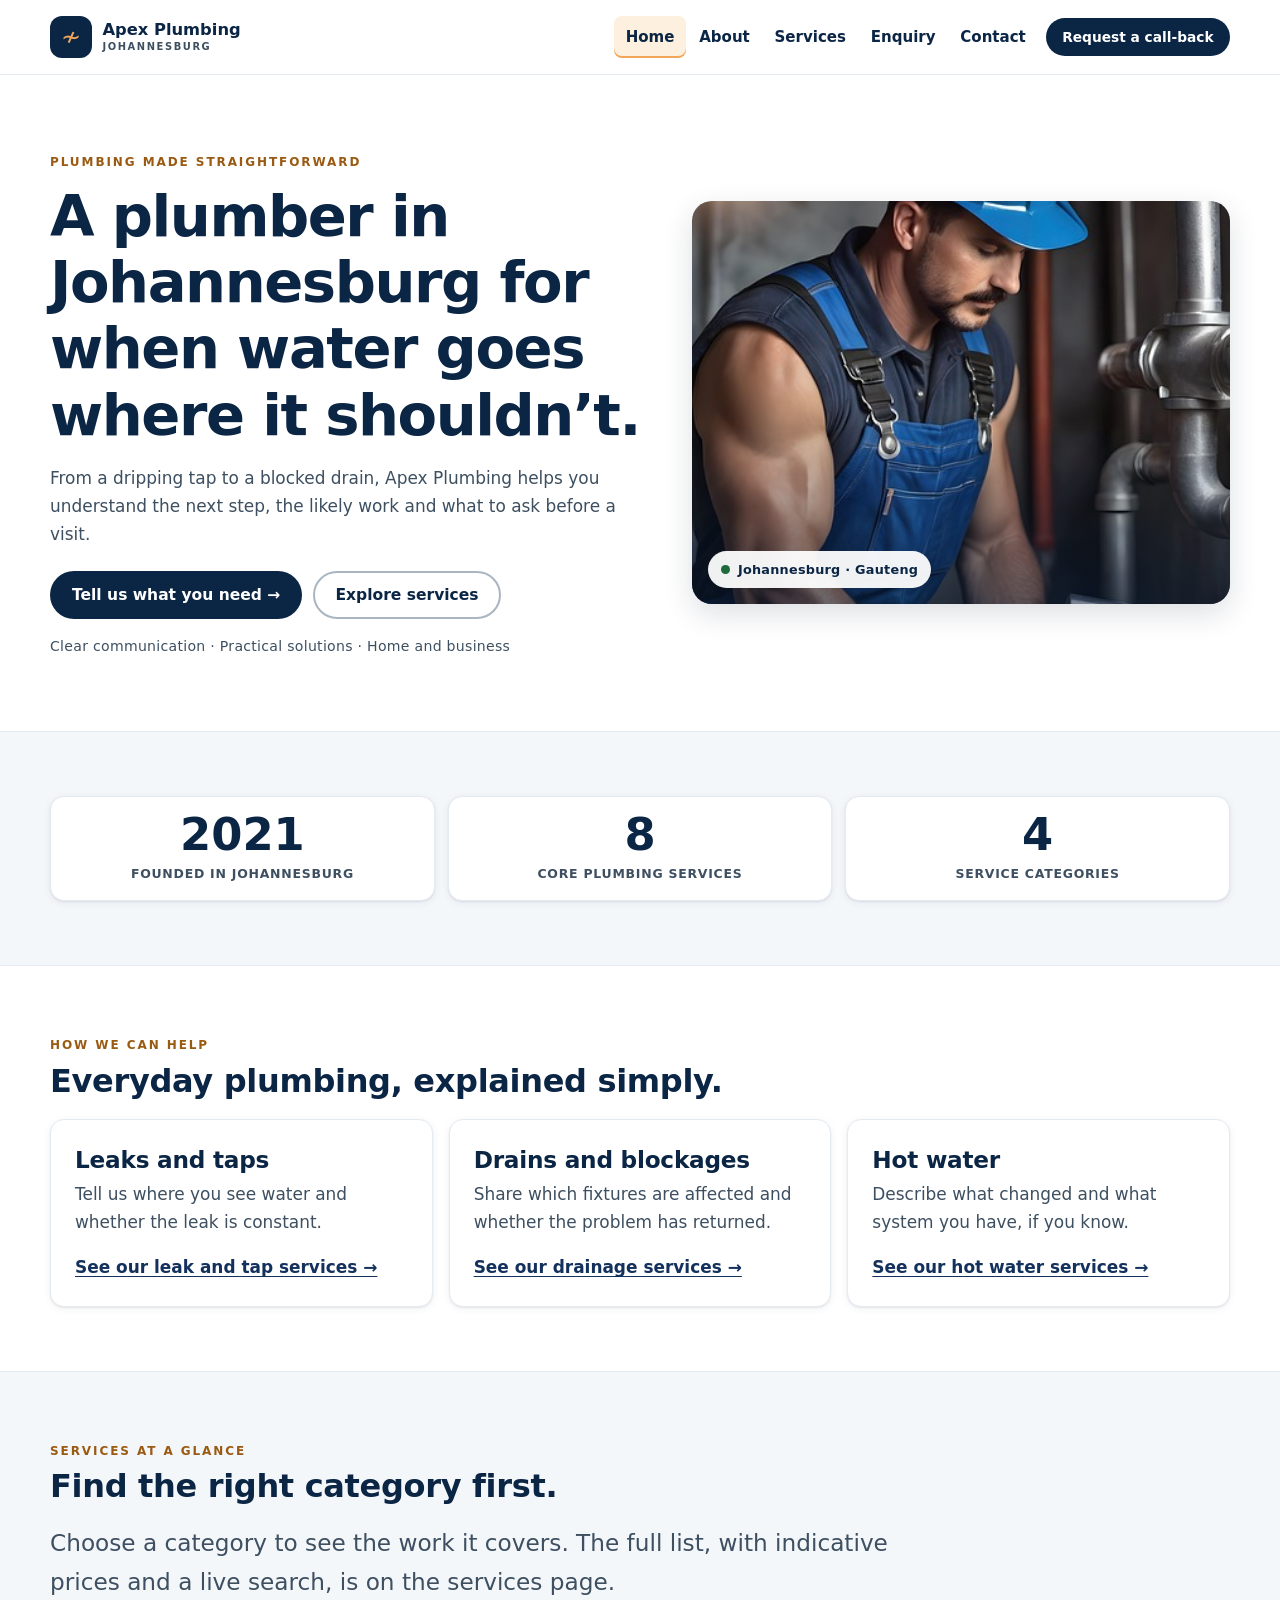
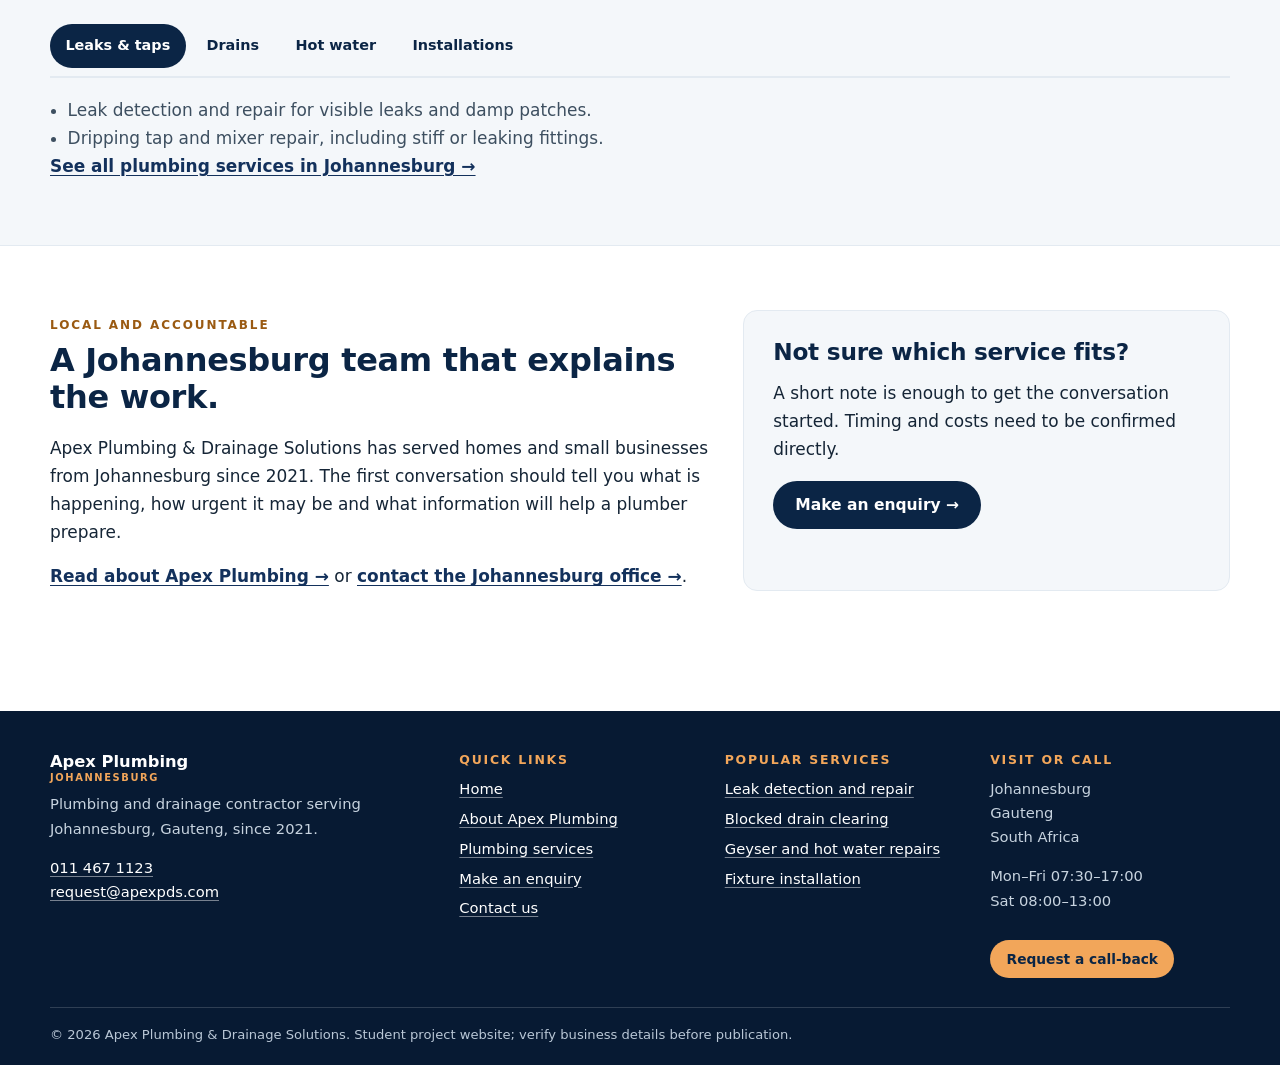
<file: apexplumbing/index.html>
<!doctype html>
<html lang="en-ZA">
<head>
  <meta charset="utf-8">
  <meta name="viewport" content="width=device-width, initial-scale=1">
  <title>Plumber in Johannesburg | Apex Plumbing</title>
  <link rel="canonical" href="https://noluvo-prog.github.io/GitHub/apexplumbing/index.html">

  <!-- Open Graph -->
  <meta property="og:type" content="website">
  <meta property="og:site_name" content="Apex Plumbing &amp; Drainage Solutions">
  <meta property="og:title" content="Plumber in Johannesburg | Apex Plumbing">
  <meta property="og:description" content="Clear plumbing help in Johannesburg for leaks, blocked drains, hot water and installations.">
  <meta property="og:url" content="https://noluvo-prog.github.io/GitHub/apexplumbing/index.html">
  <meta property="og:image" content="https://noluvo-prog.github.io/GitHub/apexplumbing/assets/images/plumber-working-on-pipes.jpg">
  <meta property="og:image:alt" content="A plumber in a blue hard hat working on metal pipes and a valve">
  <meta property="og:locale" content="en_ZA">

  <link rel="icon" href="assets/images/favicon.svg" type="image/svg+xml">
  <link rel="stylesheet" href="assets/css/styles.css">
  <script defer src="assets/js/site.js"></script>

  <!-- Structured data: no street address or postcode is invented. -->
  <script type="application/ld+json">
  {
    "@context": "https://schema.org",
    "@type": "Plumber",
    "@id": "https://noluvo-prog.github.io/GitHub/apexplumbing/#business",
    "name": "Apex Plumbing & Drainage Solutions",
    "description": "Plumbing and drainage contractor serving Johannesburg, Gauteng, South Africa.",
    "url": "https://noluvo-prog.github.io/GitHub/apexplumbing/",
    "telephone": "011 467 1123",
    "email": "request@apexpds.com",
    "foundingDate": "2021",
    "image": "https://noluvo-prog.github.io/GitHub/apexplumbing/assets/images/plumber-working-on-pipes.jpg",
    "logo": "https://noluvo-prog.github.io/GitHub/apexplumbing/assets/images/favicon.svg",
    "address": {
      "@type": "PostalAddress",
      "addressLocality": "Johannesburg",
      "addressRegion": "Gauteng",
      "addressCountry": "ZA"
    },
    "areaServed": [
      { "@type": "City", "name": "Johannesburg" },
      { "@type": "AdministrativeArea", "name": "Gauteng" }
    ],
    "openingHoursSpecification": [
      {
        "@type": "OpeningHoursSpecification",
        "dayOfWeek": ["Monday", "Tuesday", "Wednesday", "Thursday", "Friday"],
        "opens": "07:30",
        "closes": "17:00"
      },
      {
        "@type": "OpeningHoursSpecification",
        "dayOfWeek": "Saturday",
        "opens": "08:00",
        "closes": "13:00"
      }
    ],
    "priceRange": "R450 - R3500"
  }
  </script>
</head>
<body>
  <a class="skip" href="#main">Skip to content</a>

  <header class="header" id="siteHeader">
    <nav class="nav container" aria-label="Main navigation">
      <a class="brand" href="index.html" aria-label="Apex Plumbing and Drainage Solutions home">
        <span class="brand-mark" aria-hidden="true">&#8769;</span>
        <span class="brand-text">Apex Plumbing<small>Johannesburg</small></span>
      </a>
      <button class="toggle" id="navToggle" type="button" aria-expanded="false" aria-controls="links">Menu</button>
      <ul class="links" id="links">
        <li><a href="index.html">Home</a></li>
        <li><a href="about.html">About</a></li>
        <li><a href="services.html">Services</a></li>
        <li><a href="enquiry.html">Enquiry</a></li>
        <li><a href="contact.html">Contact</a></li>
        <li class="nav-cta"><button class="button button-sm" type="button" data-open-modal>Request a call-back</button></li>
      </ul>
    </nav>
  </header>

  <main id="main">
    <!-- Hero: the single h1 carries the page's primary keyword. -->
    <section class="hero container">
      <div>
        <span class="eyebrow">Plumbing made straightforward</span>
        <h1>A plumber in Johannesburg for when water goes where it shouldn&rsquo;t.</h1>
        <p>From a dripping tap to a blocked drain, Apex Plumbing helps you understand the next step, the likely work and what to ask before a visit.</p>
        <div class="row">
          <a class="button" href="enquiry.html">Tell us what you need &rarr;</a>
          <a class="button light" href="services.html">Explore services</a>
        </div>
        <p class="hero-note">Clear communication &middot; Practical solutions &middot; Home and business</p>
      </div>
      <figure class="hero-media">
        <img src="assets/images/plumber-working-on-pipes.jpg"
             alt="A plumber in a blue hard hat and overalls working on metal pipes and a valve"
             width="640" height="639" decoding="async" fetchpriority="high" data-eager="true">
        <figcaption class="hero-badge">Johannesburg &middot; Gauteng</figcaption>
      </figure>
    </section>

    <!-- Key facts, animated by the count-up script. -->
    <section class="section soft" aria-labelledby="facts-title">
      <div class="container">
        <h2 id="facts-title" class="visually-hidden">Apex Plumbing at a glance</h2>
        <div class="stats">
          <div class="stat">
            <span class="stat-number" data-count="2021" data-plain="true">2021</span>
            <span class="stat-label">Founded in Johannesburg</span>
          </div>
          <div class="stat">
            <span class="stat-number" data-count="8">8</span>
            <span class="stat-label">Core plumbing services</span>
          </div>
          <div class="stat">
            <span class="stat-number" data-count="4">4</span>
            <span class="stat-label">Service categories</span>
          </div>
        </div>
      </div>
    </section>

    <!-- Existing home-page content, kept and enhanced. -->
    <section class="section" aria-labelledby="help-title">
      <div class="container">
        <span class="eyebrow">How we can help</span>
        <h2 id="help-title">Everyday plumbing, explained simply.</h2>
        <div class="cards">
          <article class="card reveal">
            <h3>Leaks and taps</h3>
            <p>Tell us where you see water and whether the leak is constant.</p>
            <p><a class="text-link" href="services.html">See our leak and tap services &rarr;</a></p>
          </article>
          <article class="card reveal">
            <h3>Drains and blockages</h3>
            <p>Share which fixtures are affected and whether the problem has returned.</p>
            <p><a class="text-link" href="services.html">See our drainage services &rarr;</a></p>
          </article>
          <article class="card reveal">
            <h3>Hot water</h3>
            <p>Describe what changed and what system you have, if you know.</p>
            <p><a class="text-link" href="services.html">See our hot water services &rarr;</a></p>
          </article>
        </div>
      </div>
    </section>

    <!-- Accessible tabs group the catalogue by service category. -->
    <section class="section soft" aria-labelledby="glance-title">
      <div class="container">
        <span class="eyebrow">Services at a glance</span>
        <h2 id="glance-title">Find the right category first.</h2>
        <p class="lead">Choose a category to see the work it covers. The full list, with indicative prices and a live search, is on the services page.</p>

        <div class="tabs" data-tabs>
          <div class="tablist" role="tablist" aria-label="Service categories">
            <button class="tab" id="tab-leaks" type="button" role="tab" aria-selected="true" aria-controls="panel-leaks" tabindex="0">Leaks &amp; taps</button>
            <button class="tab" id="tab-drains" type="button" role="tab" aria-selected="false" aria-controls="panel-drains" tabindex="-1">Drains</button>
            <button class="tab" id="tab-hotwater" type="button" role="tab" aria-selected="false" aria-controls="panel-hotwater" tabindex="-1">Hot water</button>
            <button class="tab" id="tab-installs" type="button" role="tab" aria-selected="false" aria-controls="panel-installs" tabindex="-1">Installations</button>
          </div>

          <div class="tabpanel" id="panel-leaks" role="tabpanel" aria-labelledby="tab-leaks">
            <ul>
              <li>Leak detection and repair for visible leaks and damp patches.</li>
              <li>Dripping tap and mixer repair, including stiff or leaking fittings.</li>
            </ul>
            <p><a class="text-link" href="services.html">See all plumbing services in Johannesburg &rarr;</a></p>
          </div>
          <div class="tabpanel" id="panel-drains" role="tabpanel" aria-labelledby="tab-drains" hidden>
            <ul>
              <li>Blocked drain clearing for slow sinks, gurgling showers and repeat blockages.</li>
              <li>Drain camera inspection when the cause is underground and unclear.</li>
            </ul>
            <p><a class="text-link" href="services.html">Compare drainage services &rarr;</a></p>
          </div>
          <div class="tabpanel" id="panel-hotwater" role="tabpanel" aria-labelledby="tab-hotwater" hidden>
            <ul>
              <li>Geyser and hot water repairs for interruptions, tripping elements or leaks.</li>
              <li>Geyser replacement after a site visit confirms size and compliance.</li>
            </ul>
            <p><a class="text-link" href="services.html">See hot water service details &rarr;</a></p>
          </div>
          <div class="tabpanel" id="panel-installs" role="tabpanel" aria-labelledby="tab-installs" hidden>
            <ul>
              <li>Tap, toilet and fixture installation for planned replacements.</li>
              <li>Plumbing maintenance checks before a handover or tenant move.</li>
            </ul>
            <p><a class="text-link" href="services.html">See installation and maintenance options &rarr;</a></p>
          </div>
        </div>
      </div>
    </section>

    <section class="section" aria-labelledby="local-title">
      <div class="container grid split">
        <div>
          <span class="eyebrow">Local and accountable</span>
          <h2 id="local-title">A Johannesburg team that explains the work.</h2>
          <p>Apex Plumbing &amp; Drainage Solutions has served homes and small businesses from Johannesburg since 2021. The first conversation should tell you what is happening, how urgent it may be and what information will help a plumber prepare.</p>
          <p><a class="text-link" href="about.html">Read about Apex Plumbing &rarr;</a> or <a class="text-link" href="contact.html">contact the Johannesburg office &rarr;</a>.</p>
        </div>
        <div class="panel">
          <h3>Not sure which service fits?</h3>
          <p>A short note is enough to get the conversation started. Timing and costs need to be confirmed directly.</p>
          <a class="button" href="enquiry.html">Make an enquiry &rarr;</a>
        </div>
      </div>
    </section>
  </main>

  <footer class="footer">
    <div class="container footer-grid">
      <div>
        <strong class="brand-text">Apex Plumbing<small>Johannesburg</small></strong>
        <p>Plumbing and drainage contractor serving Johannesburg, Gauteng, since 2021.</p>
        <p>
          <a href="tel:+27114671123">011 467 1123</a><br>
          <a href="mailto:request@apexpds.com">request@apexpds.com</a>
        </p>
      </div>
      <div>
        <h2>Quick links</h2>
        <ul>
          <li><a href="index.html">Home</a></li>
          <li><a href="about.html">About Apex Plumbing</a></li>
          <li><a href="services.html">Plumbing services</a></li>
          <li><a href="enquiry.html">Make an enquiry</a></li>
          <li><a href="contact.html">Contact us</a></li>
        </ul>
      </div>
      <div>
        <h2>Popular services</h2>
        <ul>
          <li><a href="services.html">Leak detection and repair</a></li>
          <li><a href="services.html">Blocked drain clearing</a></li>
          <li><a href="services.html">Geyser and hot water repairs</a></li>
          <li><a href="services.html">Fixture installation</a></li>
        </ul>
      </div>
      <div>
        <h2>Visit or call</h2>
        <p>Johannesburg<br>Gauteng<br>South Africa</p>
        <p>Mon&ndash;Fri 07:30&ndash;17:00<br>Sat 08:00&ndash;13:00</p>
        <button class="button accent button-sm" type="button" data-open-modal>Request a call-back</button>
      </div>
    </div>
    <div class="container footer-bottom">
      <p>&copy; <span data-year>2026</span> Apex Plumbing &amp; Drainage Solutions. Student project website; verify business details before publication.</p>
    </div>
  </footer>

  <button class="back-to-top" id="backToTop" type="button" aria-label="Back to top">&uarr;</button>

  <!-- Quick-quote call-back dialog, shared by every page. -->
  <div class="modal" id="callbackModal" role="dialog" aria-modal="true" aria-labelledby="callbackTitle" hidden>
    <div class="modal-backdrop" data-close-modal></div>
    <div class="modal-panel" role="document">
      <button class="modal-close" type="button" data-close-modal aria-label="Close dialog">&times;</button>
      <h2 id="callbackTitle">Request a call-back</h2>
      <p>Leave your number and a good time. This student demo does not contact a real office.</p>
      <form id="callbackForm" action="/api/enquiry" method="post" novalidate>
        <div class="field">
          <label for="callbackName">Your name <span class="req">*</span></label>
          <input id="callbackName" name="name" type="text" required minlength="2" maxlength="60" autocomplete="name" data-label="Your name">
          <span class="error" aria-live="polite"></span>
        </div>
        <div class="field">
          <label for="callbackPhone">Phone number <span class="req">*</span></label>
          <input id="callbackPhone" name="phone" type="tel" required inputmode="tel" autocomplete="tel" placeholder="011 467 1123" data-label="Phone number">
          <span class="error" aria-live="polite"></span>
        </div>
        <div class="field">
          <label for="callbackTime">Best time to call</label>
          <select id="callbackTime" name="callbackTime">
            <option value="Morning (08:00-12:00)">Morning (08:00&ndash;12:00)</option>
            <option value="Afternoon (12:00-17:00)">Afternoon (12:00&ndash;17:00)</option>
            <option value="Any time today">Any time today</option>
          </select>
        </div>
        <div class="form-actions">
          <button class="button" type="submit">Request call-back</button>
        </div>
        <p class="form-status" id="callbackStatus" role="status" aria-live="polite"></p>
      </form>
    </div>
  </div>
</body>
</html>
</file>
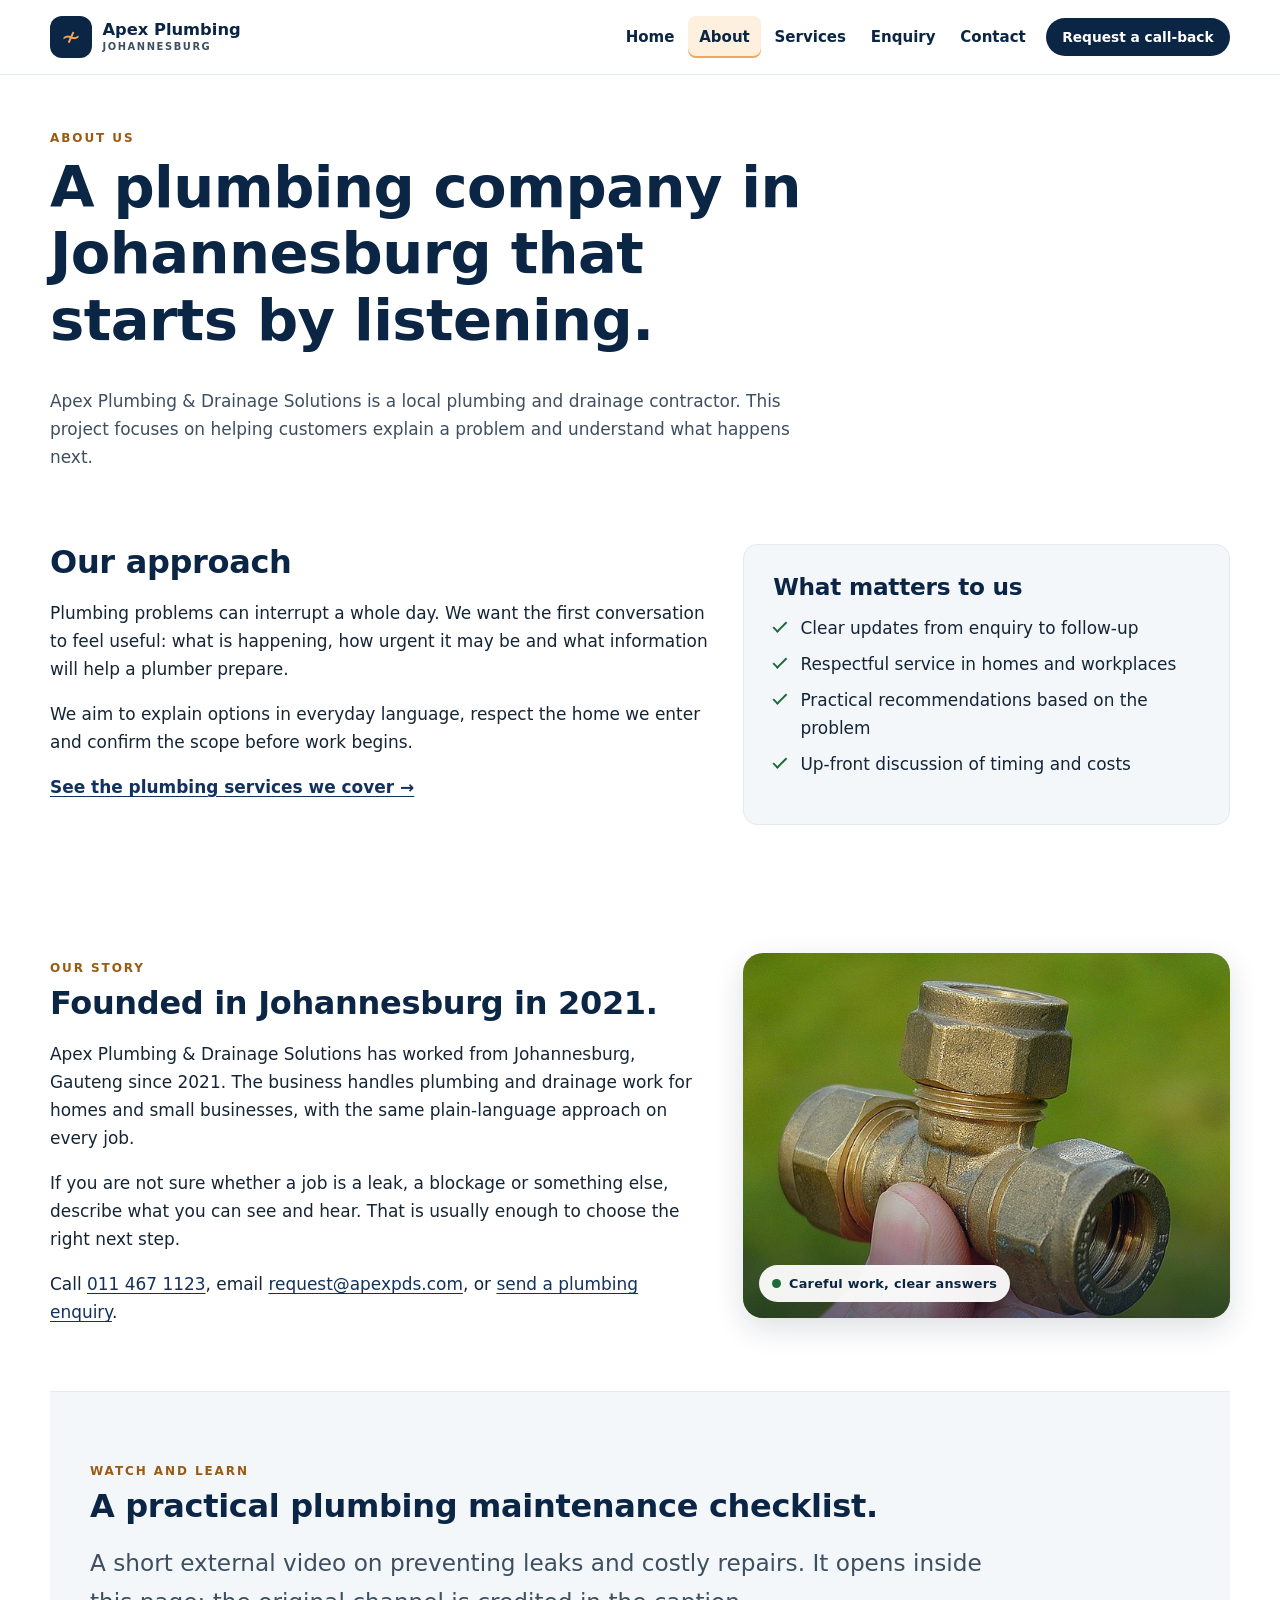
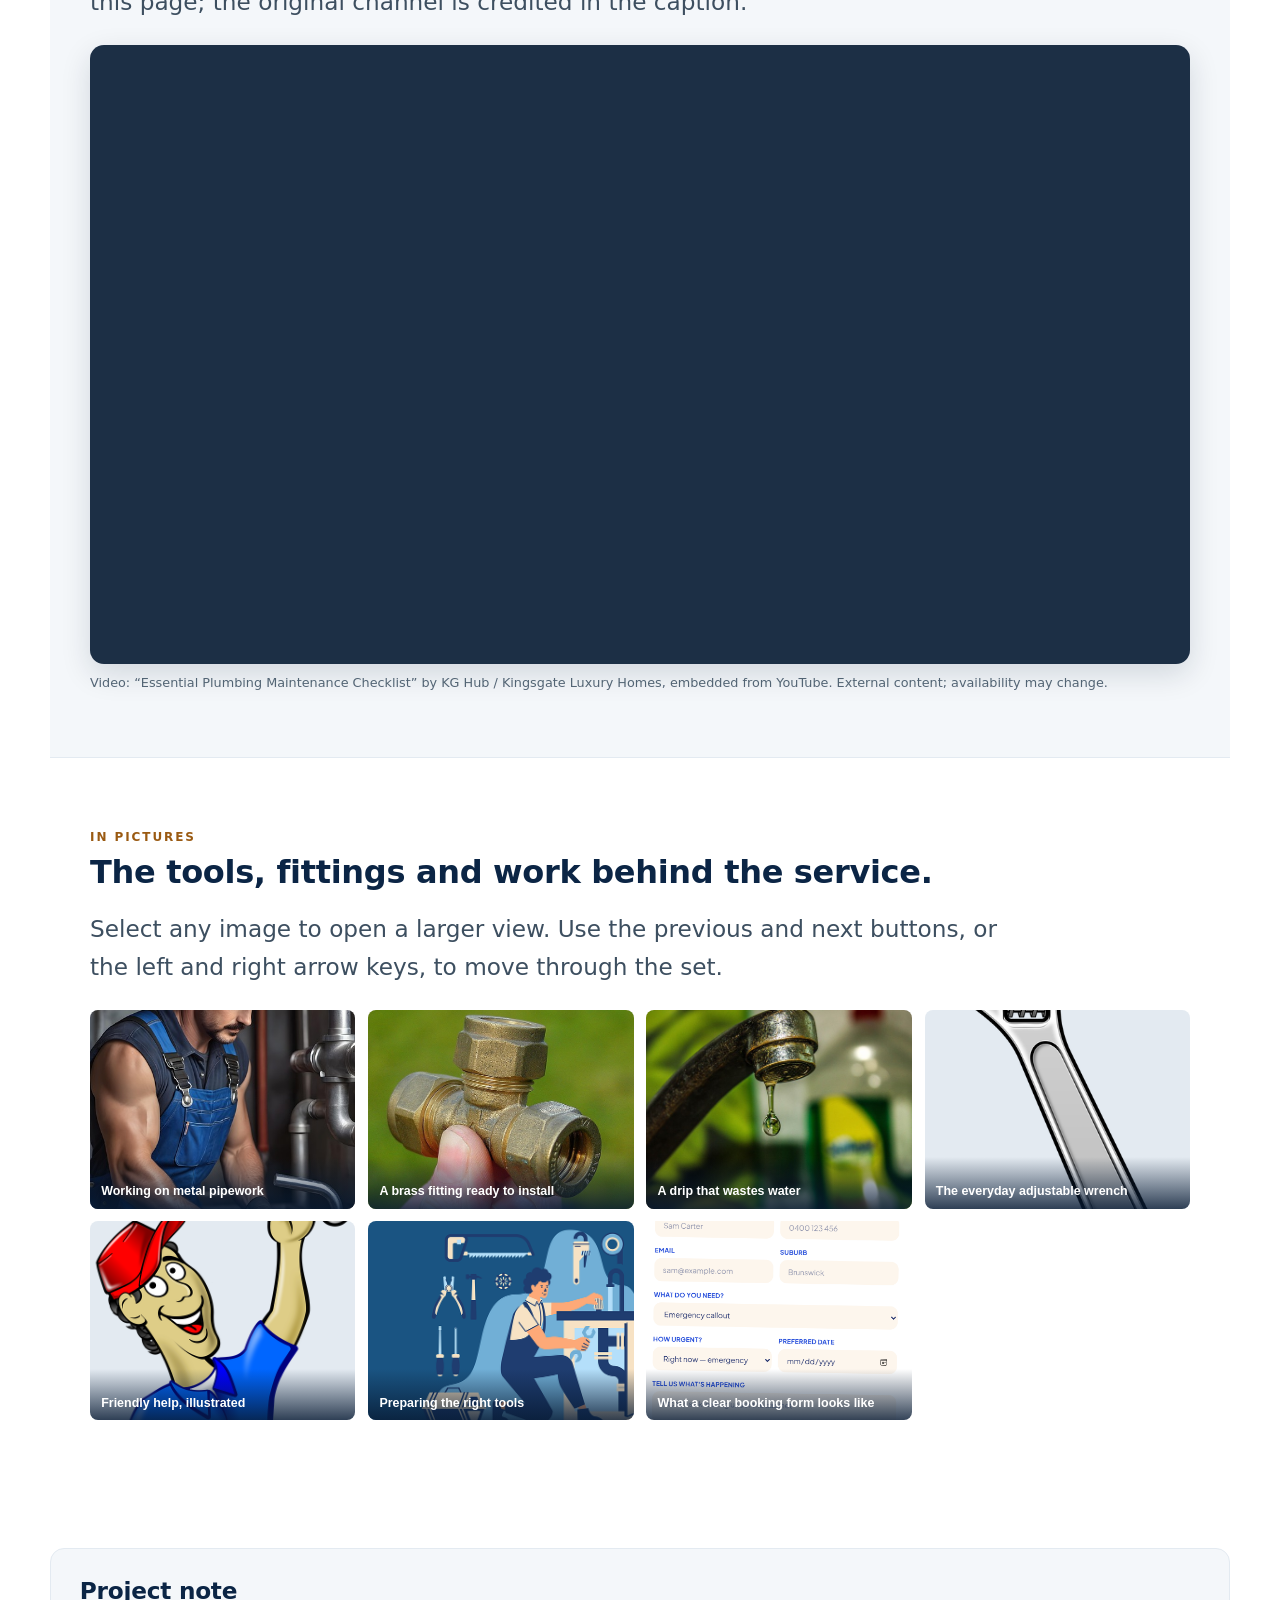
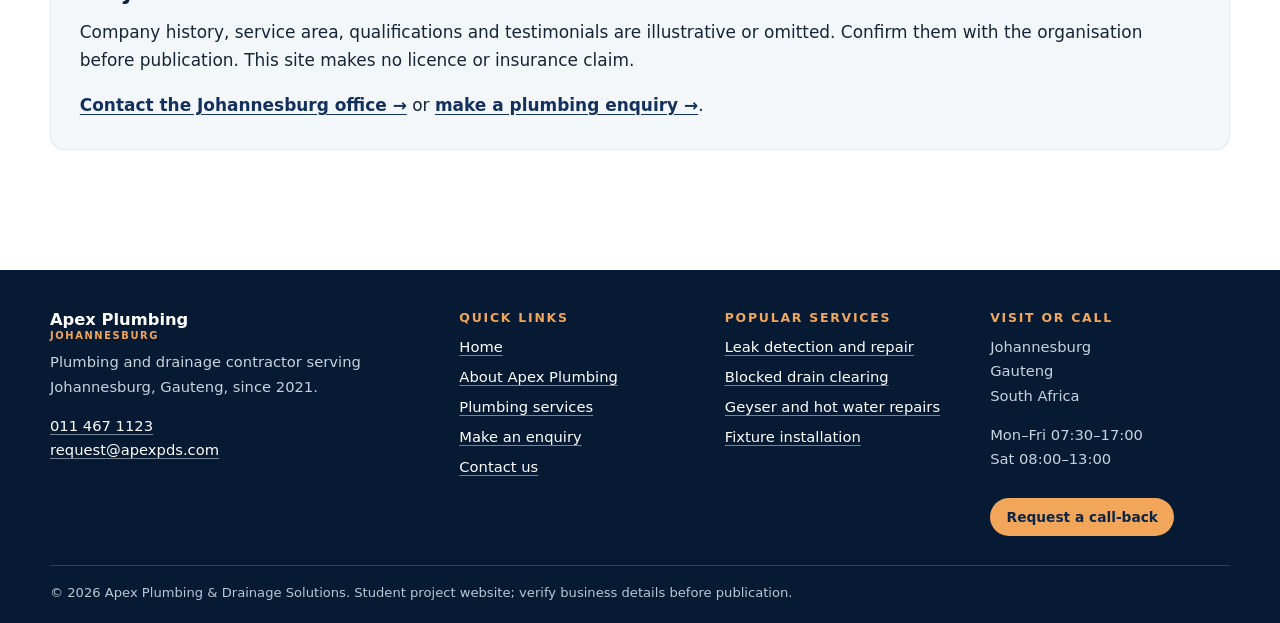
<file: apexplumbing/about.html>
<!doctype html>
<html lang="en-ZA">
<head>
  <meta charset="utf-8">
  <meta name="viewport" content="width=device-width, initial-scale=1">
  <title>About Apex Plumbing | Plumbing Company in Johannesburg</title>
  <link rel="canonical" href="https://noluvo-prog.github.io/GitHub/apexplumbing/about.html">

  <meta property="og:type" content="website">
  <meta property="og:site_name" content="Apex Plumbing &amp; Drainage">
  <meta property="og:title" content="About Apex Plumbing | Plumbing Company in Johannesburg">
  <meta property="og:description" content="A plumbing company in Johannesburg, founded in 2021. Clear communication and accountable work.">
  <meta property="og:url" content="https://noluvo-prog.github.io/GitHub/apexplumbing/about.html">
  <meta property="og:image" content="https://noluvo-prog.github.io/GitHub/apexplumbing/assets/images/plumber-working-on-pipes.jpg">
  <meta property="og:image:alt" content="A plumber in a blue hard hat working on metal pipes and a valve">
  <meta property="og:locale" content="en_ZA">

  <link rel="icon" href="assets/images/favicon.svg" type="image/svg+xml">
  <link rel="preconnect" href="https://www.youtube-nocookie.com">
  <link rel="stylesheet" href="assets/css/styles.css">
  <script defer src="assets/js/site.js"></script>

  <script type="application/ld+json">
  {
    "@context": "https://schema.org",
    "@type": "Plumber",
    "@id": "https://noluvo-prog.github.io/GitHub/apexplumbing/#business",
    "name": "Apex Plumbing & Drainage Solutions",
    "description": "Plumbing and drainage contractor serving Johannesburg, Gauteng, South Africa.",
    "url": "https://noluvo-prog.github.io/GitHub/apexplumbing/",
    "telephone": "011 467 1123",
    "email": "request@apexpds.com",
    "foundingDate": "2021",
    "image": "https://noluvo-prog.github.io/GitHub/apexplumbing/assets/images/plumber-working-on-pipes.jpg",
    "logo": "https://noluvo-prog.github.io/GitHub/apexplumbing/assets/images/favicon.svg",
    "address": {
      "@type": "PostalAddress",
      "addressLocality": "Johannesburg",
      "addressRegion": "Gauteng",
      "addressCountry": "ZA"
    },
    "areaServed": [
      { "@type": "City", "name": "Johannesburg" },
      { "@type": "AdministrativeArea", "name": "Gauteng" }
    ],
    "openingHoursSpecification": [
      {
        "@type": "OpeningHoursSpecification",
        "dayOfWeek": ["Monday", "Tuesday", "Wednesday", "Thursday", "Friday"],
        "opens": "07:30",
        "closes": "17:00"
      },
      {
        "@type": "OpeningHoursSpecification",
        "dayOfWeek": "Saturday",
        "opens": "08:00",
        "closes": "13:00"
      }
    ],
    "priceRange": "R450 - R3500"
  }
  </script>
</head>
<body>
  <a class="skip" href="#main">Skip to content</a>

  <header class="header" id="siteHeader">
    <nav class="nav container" aria-label="Main navigation">
      <a class="brand" href="index.html" aria-label="Apex Plumbing and Drainage Solutions home">
        <span class="brand-mark" aria-hidden="true">&#8769;</span>
        <span class="brand-text">Apex Plumbing<small>Johannesburg</small></span>
      </a>
      <button class="toggle" id="navToggle" type="button" aria-expanded="false" aria-controls="links">Menu</button>
      <ul class="links" id="links">
        <li><a href="index.html">Home</a></li>
        <li><a href="about.html">About</a></li>
        <li><a href="services.html">Services</a></li>
        <li><a href="enquiry.html">Enquiry</a></li>
        <li><a href="contact.html">Contact</a></li>
        <li class="nav-cta"><button class="button button-sm" type="button" data-open-modal>Request a call-back</button></li>
      </ul>
    </nav>
  </header>

  <main id="main" class="container">
    <section class="pagehead">
      <span class="eyebrow">About us</span>
      <h1>A plumbing company in Johannesburg that starts by listening.</h1>
      <p>Apex Plumbing &amp; Drainage Solutions is a local plumbing and drainage contractor. This project focuses on helping customers explain a problem and understand what happens next.</p>
    </section>

    <section class="section grid split">
      <div>
        <h2>Our approach</h2>
        <p>Plumbing problems can interrupt a whole day. We want the first conversation to feel useful: what is happening, how urgent it may be and what information will help a plumber prepare.</p>
        <p>We aim to explain options in everyday language, respect the home we enter and confirm the scope before work begins.</p>
        <p><a class="text-link" href="services.html">See the plumbing services we cover &rarr;</a></p>
      </div>
      <div class="panel">
        <h3>What matters to us</h3>
        <ul class="check">
          <li>Clear updates from enquiry to follow-up</li>
          <li>Respectful service in homes and workplaces</li>
          <li>Practical recommendations based on the problem</li>
          <li>Up-front discussion of timing and costs</li>
        </ul>
      </div>
    </section>

    <section class="section" aria-labelledby="story-title">
      <div class="grid split">
        <div>
          <span class="eyebrow">Our story</span>
          <h2 id="story-title">Founded in Johannesburg in 2021.</h2>
          <p>Apex Plumbing &amp; Drainage Solutions has worked from Johannesburg, Gauteng since 2021. The business handles plumbing and drainage work for homes and small businesses, with the same plain-language approach on every job.</p>
          <p>If you are not sure whether a job is a leak, a blockage or something else, describe what you can see and hear. That is usually enough to choose the right next step.</p>
          <p>
            Call <a href="tel:+27114671123">011 467 1123</a>,
            email <a href="mailto:request@apexpds.com">request@apexpds.com</a>, or
            <a href="enquiry.html">send a plumbing enquiry</a>.
          </p>
        </div>
        <figure class="hero-media">
          <img src="assets/images/brass-plumbing-fitting-in-hand.jpg"
               alt="A brass plumbing fitting with threaded openings held in a person's hand outdoors"
               width="640" height="639" loading="lazy" decoding="async">
          <figcaption class="hero-badge">Careful work, clear answers</figcaption>
        </figure>
      </div>
    </section>

    <!-- External service embed: responsive 16:9 wrapper, lazy loaded. -->
    <section class="section soft" aria-labelledby="video-title">
      <div class="container">
        <span class="eyebrow">Watch and learn</span>
        <h2 id="video-title">A practical plumbing maintenance checklist.</h2>
        <p class="lead">A short external video on preventing leaks and costly repairs. It opens inside this page; the original channel is credited in the caption.</p>
        <div class="media-block">
          <div class="embed">
            <iframe
              src="https://www.youtube-nocookie.com/embed/a5BwAxdb3Lk"
              title="Essential plumbing maintenance checklist video"
              loading="lazy"
              referrerpolicy="strict-origin-when-cross-origin"
              allow="accelerometer; clipboard-write; encrypted-media; gyroscope; picture-in-picture; web-share"
              allowfullscreen></iframe>
          </div>
          <p class="map-caption">Video: &ldquo;Essential Plumbing Maintenance Checklist&rdquo; by KG Hub / Kingsgate Luxury Homes, embedded from YouTube. External content; availability may change.</p>
        </div>
      </div>
    </section>

    <!-- Gallery: all seven supplied images, with a keyboard-friendly lightbox. -->
    <section class="section" aria-labelledby="gallery-title">
      <div class="container">
        <span class="eyebrow">In pictures</span>
        <h2 id="gallery-title">The tools, fittings and work behind the service.</h2>
        <p class="lead">Select any image to open a larger view. Use the previous and next buttons, or the left and right arrow keys, to move through the set.</p>

        <div class="gallery" id="gallery">
          <button class="gallery-item" type="button" data-lightbox="assets/images/plumber-working-on-pipes.jpg" data-caption="A plumber in a blue hard hat working on metal pipes and a valve.">
            <img src="assets/images/plumber-working-on-pipes.jpg" alt="A plumber in a blue hard hat working on metal pipes and a valve" width="640" height="639" loading="lazy" decoding="async">
            <span class="gallery-caption">Working on metal pipework</span>
          </button>
          <button class="gallery-item" type="button" data-lightbox="assets/images/brass-plumbing-fitting-in-hand.jpg" data-caption="A brass plumbing fitting with threaded openings held in a person's hand.">
            <img src="assets/images/brass-plumbing-fitting-in-hand.jpg" alt="A brass plumbing fitting with threaded openings held in a person's hand" width="640" height="639" loading="lazy" decoding="async">
            <span class="gallery-caption">A brass fitting ready to install</span>
          </button>
          <button class="gallery-item" type="button" data-lightbox="assets/images/dripping-kitchen-tap.jpg" data-caption="A dark metal tap with a single water droplet hanging from the spout.">
            <img src="assets/images/dripping-kitchen-tap.jpg" alt="A dark metal tap with a single water droplet hanging from the spout" width="640" height="427" loading="lazy" decoding="async">
            <span class="gallery-caption">A drip that wastes water</span>
          </button>
          <button class="gallery-item" type="button" data-lightbox="assets/images/adjustable-wrench-illustration.png" data-caption="An illustration of a silver adjustable wrench on a white background.">
            <img src="assets/images/adjustable-wrench-illustration.png" alt="An illustration of a silver adjustable wrench on a white background" width="375" height="640" loading="lazy" decoding="async">
            <span class="gallery-caption">The everyday adjustable wrench</span>
          </button>
          <button class="gallery-item" type="button" data-lightbox="assets/images/cartoon-plumber-with-wrench.png" data-caption="A cartoon plumber in a red cap and blue shirt holding a wrench.">
            <img src="assets/images/cartoon-plumber-with-wrench.png" alt="A cartoon plumber in a red cap and blue shirt holding a wrench" width="562" height="640" loading="lazy" decoding="async">
            <span class="gallery-caption">Friendly help, illustrated</span>
          </button>
          <button class="gallery-item" type="button" data-lightbox="assets/images/plumber-workshop-illustration.png" data-caption="A flat illustration of a technician kneeling beside a workbench full of tools.">
            <img src="assets/images/plumber-workshop-illustration.png" alt="A flat illustration of a technician kneeling beside a workbench full of tools" width="640" height="427" loading="lazy" decoding="async">
            <span class="gallery-caption">Preparing the right tools</span>
          </button>
          <button class="gallery-item" type="button" data-lightbox="assets/images/service-booking-form-screenshot.png" data-caption="A screenshot of a simple service booking form with name, phone, email and job details.">
            <img src="assets/images/service-booking-form-screenshot.png" alt="A screenshot of a simple service booking form with name, phone, email and job details" width="501" height="673" loading="lazy" decoding="async">
            <span class="gallery-caption">What a clear booking form looks like</span>
          </button>
        </div>
      </div>
    </section>

    <section class="section">
      <div class="panel">
        <h3>Project note</h3>
        <p>Company history, service area, qualifications and testimonials are illustrative or omitted. Confirm them with the organisation before publication. This site makes no licence or insurance claim.</p>
        <p><a class="text-link" href="contact.html">Contact the Johannesburg office &rarr;</a> or <a class="text-link" href="enquiry.html">make a plumbing enquiry &rarr;</a>.</p>
      </div>
    </section>
  </main>

  <footer class="footer">
    <div class="container footer-grid">
      <div>
        <strong class="brand-text">Apex Plumbing<small>Johannesburg</small></strong>
        <p>Plumbing and drainage contractor serving Johannesburg, Gauteng, since 2021.</p>
        <p>
          <a href="tel:+27114671123">011 467 1123</a><br>
          <a href="mailto:request@apexpds.com">request@apexpds.com</a>
        </p>
      </div>
      <div>
        <h2>Quick links</h2>
        <ul>
          <li><a href="index.html">Home</a></li>
          <li><a href="about.html">About Apex Plumbing</a></li>
          <li><a href="services.html">Plumbing services</a></li>
          <li><a href="enquiry.html">Make an enquiry</a></li>
          <li><a href="contact.html">Contact us</a></li>
        </ul>
      </div>
      <div>
        <h2>Popular services</h2>
        <ul>
          <li><a href="services.html">Leak detection and repair</a></li>
          <li><a href="services.html">Blocked drain clearing</a></li>
          <li><a href="services.html">Geyser and hot water repairs</a></li>
          <li><a href="services.html">Fixture installation</a></li>
        </ul>
      </div>
      <div>
        <h2>Visit or call</h2>
        <p>Johannesburg<br>Gauteng<br>South Africa</p>
        <p>Mon&ndash;Fri 07:30&ndash;17:00<br>Sat 08:00&ndash;13:00</p>
        <button class="button accent button-sm" type="button" data-open-modal>Request a call-back</button>
      </div>
    </div>
    <div class="container footer-bottom">
      <p>&copy; <span data-year>2026</span> Apex Plumbing &amp; Drainage Solutions. Student project website; verify business details before publication.</p>
    </div>
  </footer>

  <button class="back-to-top" id="backToTop" type="button" aria-label="Back to top">&uarr;</button>

  <div class="modal" id="callbackModal" role="dialog" aria-modal="true" aria-labelledby="callbackTitle" hidden>
    <div class="modal-backdrop" data-close-modal></div>
    <div class="modal-panel" role="document">
      <button class="modal-close" type="button" data-close-modal aria-label="Close dialog">&times;</button>
      <h2 id="callbackTitle">Request a call-back</h2>
      <p>Leave your number and a good time. This student demo does not contact a real office.</p>
      <form id="callbackForm" action="/api/enquiry" method="post" novalidate>
        <div class="field">
          <label for="callbackName">Your name <span class="req">*</span></label>
          <input id="callbackName" name="name" type="text" required minlength="2" maxlength="60" autocomplete="name" data-label="Your name">
          <span class="error" aria-live="polite"></span>
        </div>
        <div class="field">
          <label for="callbackPhone">Phone number <span class="req">*</span></label>
          <input id="callbackPhone" name="phone" type="tel" required inputmode="tel" autocomplete="tel" placeholder="011 467 1123" data-label="Phone number">
          <span class="error" aria-live="polite"></span>
        </div>
        <div class="field">
          <label for="callbackTime">Best time to call</label>
          <select id="callbackTime" name="callbackTime">
            <option value="Morning (08:00-12:00)">Morning (08:00&ndash;12:00)</option>
            <option value="Afternoon (12:00-17:00)">Afternoon (12:00&ndash;17:00)</option>
            <option value="Any time today">Any time today</option>
          </select>
        </div>
        <div class="form-actions">
          <button class="button" type="submit">Request call-back</button>
        </div>
        <p class="form-status" id="callbackStatus" role="status" aria-live="polite"></p>
      </form>
    </div>
  </div>

  <div class="lightbox" id="lightbox" role="dialog" aria-modal="true" aria-label="Image viewer" hidden>
    <button class="lightbox-close" id="lightboxClose" type="button" aria-label="Close image viewer">&times;</button>
    <button class="lightbox-prev" id="lightboxPrev" type="button" aria-label="Previous image">&larr;</button>
    <button class="lightbox-next" id="lightboxNext" type="button" aria-label="Next image">&rarr;</button>
    <figure class="lightbox-figure">
      <img id="lightboxImage" src="assets/images/plumber-working-on-pipes.jpg" alt="" width="640" height="427" loading="lazy" decoding="async">
      <figcaption class="lightbox-caption">
        <span id="lightboxCaption"></span>
        <span class="lightbox-count" id="lightboxCount"></span>
      </figcaption>
    </figure>
  </div>
</body>
</html>
</file>
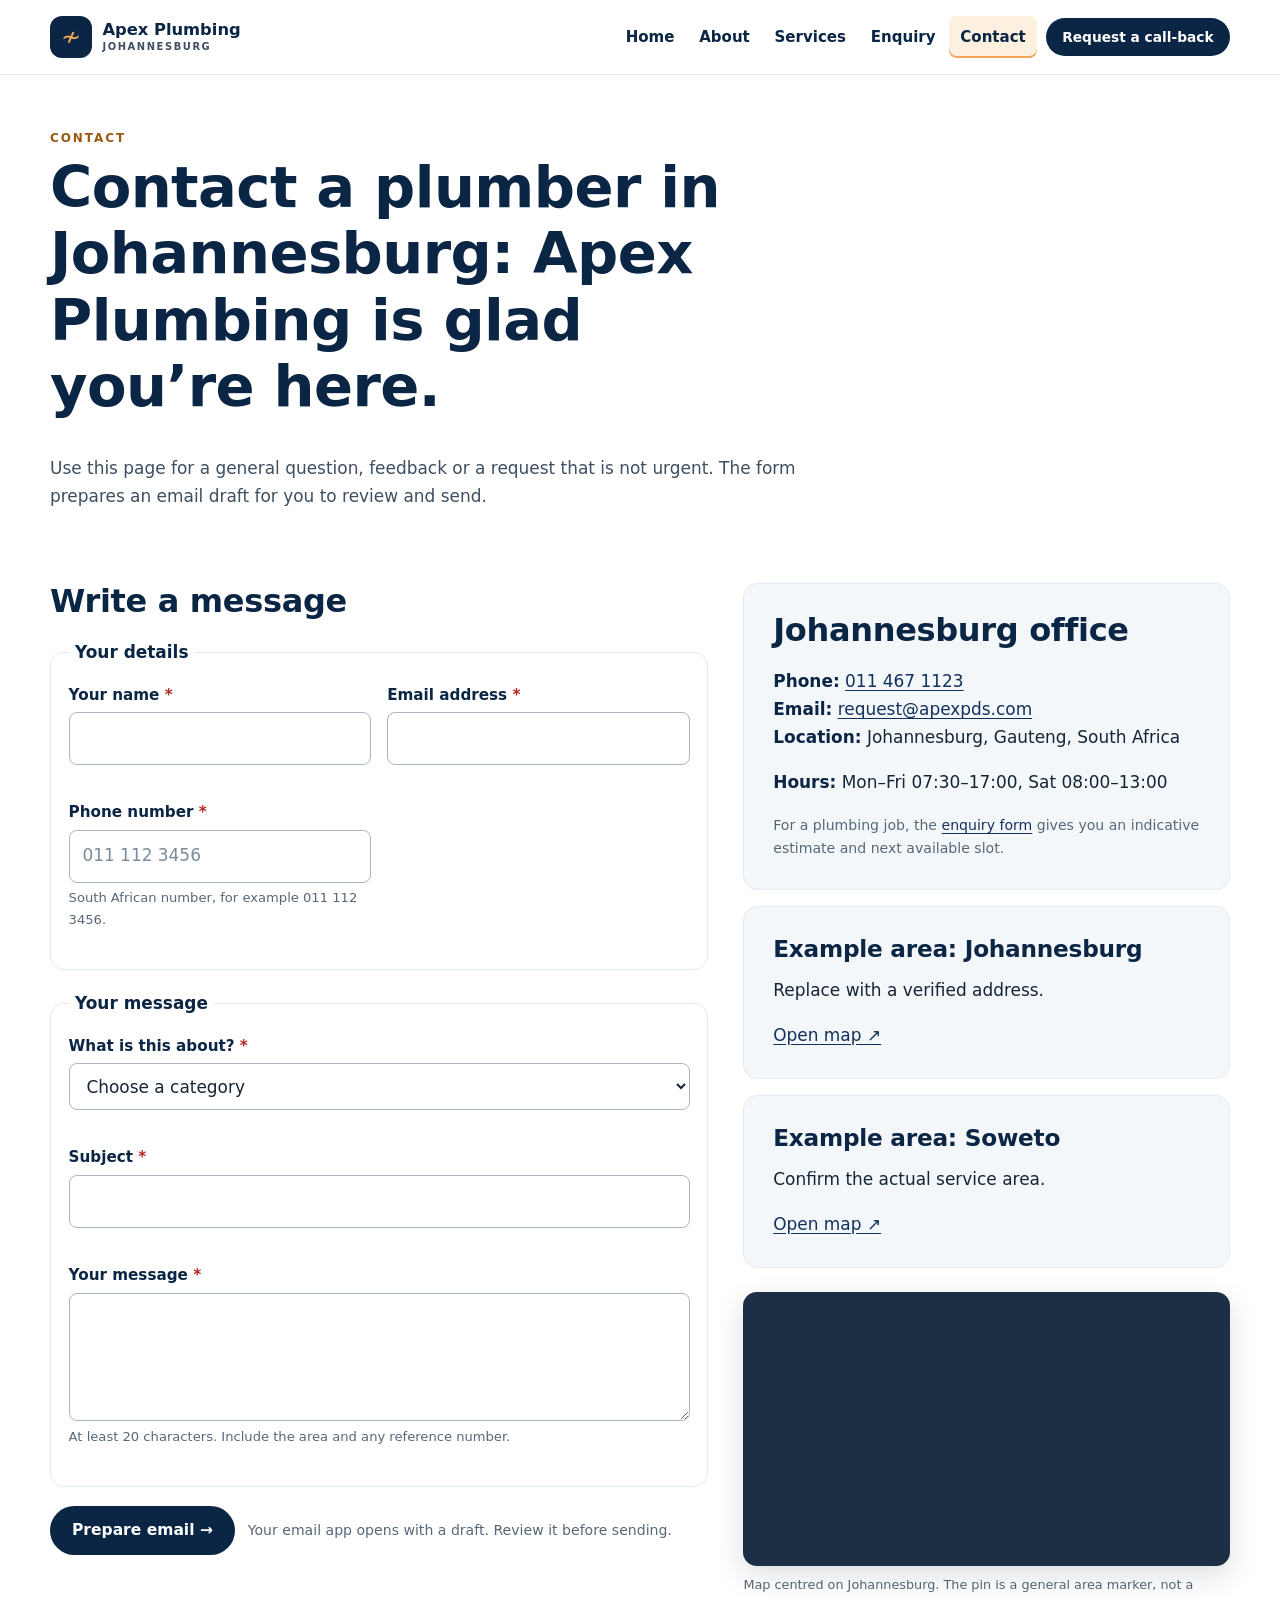
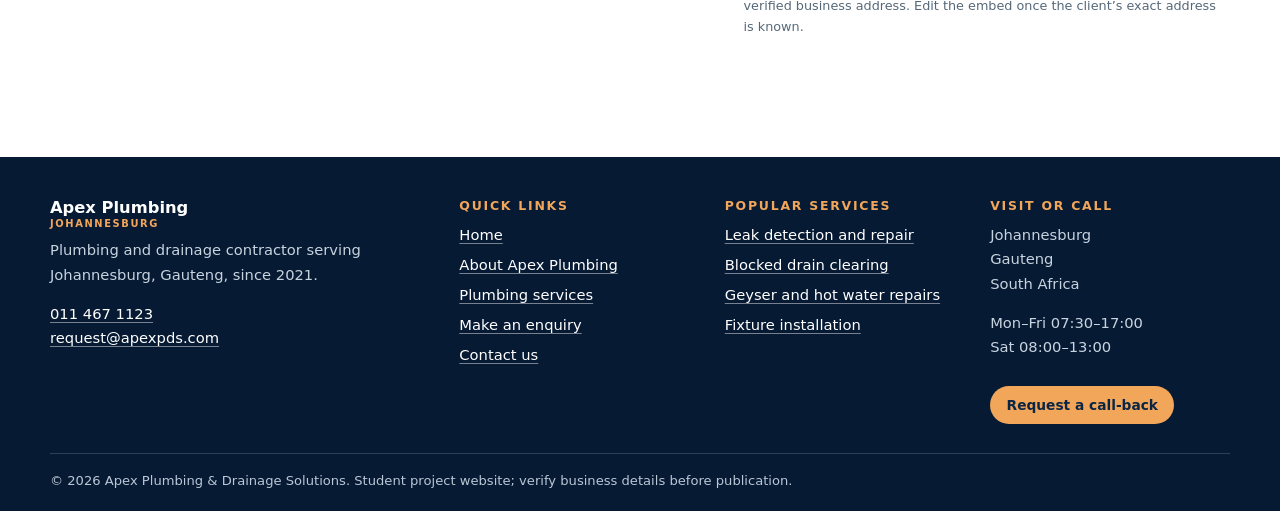
<file: apexplumbing/contact.html>
<!DOCTYPE html>
<html lang="en-ZA">
<head>
  <meta charset="utf-8">
  <meta name="viewport" content="width=device-width, initial-scale=1">
  <title>Contact a Plumber in Johannesburg | Apex Plumbing</title>
  <link rel="canonical" href="https://noluvo-prog.github.io/GitHub/apexplumbing/contact.html">

  <meta property="og:type" content="website">
  <meta property="og:site_name" content="Apex Plumbing &amp; Drainage">
  <meta property="og:title" content="Contact a Plumber in Johannesburg | Apex Plumbing">
  <meta property="og:description" content="Call 011 467 1123, email request@apexpds.com or prepare a message from this page.">
  <meta property="og:url" content="https://noluvo-prog.github.io/GitHub/apexplumbing/contact.html">
  <meta property="og:image" content="https://noluvo-prog.github.io/GitHub/apexplumbing/assets/images/cartoon-plumber-with-wrench.png">
  <meta property="og:image:alt" content="A cartoon plumber in a red cap and blue shirt holding a wrench">
  <meta property="og:locale" content="en_ZA">

  <link rel="icon" href="assets/images/favicon.svg" type="image/svg+xml">
  <link rel="preconnect" href="https://www.google.com">
  <link rel="stylesheet" href="assets/css/styles.css">
  <script defer src="assets/js/site.js"></script>

  <script type="application/ld+json">
  {
    "@context": "https://schema.org",
    "@type": "Plumber",
    "@id": "https://noluvo-prog.github.io/GitHub/apexplumbing/#business",
    "name": "Apex Plumbing & Drainage Solutions",
    "description": "Plumbing and drainage contractor serving Johannesburg, Gauteng, South Africa.",
    "url": "https://noluvo-prog.github.io/GitHub/apexplumbing/",
    "telephone": "011 467 1123",
    "email": "request@apexpds.com",
    "foundingDate": "2021",
    "image": "https://noluvo-prog.github.io/GitHub/apexplumbing/assets/images/plumber-working-on-pipes.jpg",
    "logo": "https://noluvo-prog.github.io/GitHub/apexplumbing/assets/images/favicon.svg",
    "address": {
      "@type": "PostalAddress",
      "addressLocality": "Johannesburg",
      "addressRegion": "Gauteng",
      "addressCountry": "ZA"
    },
    "areaServed": [
      { "@type": "City", "name": "Johannesburg" },
      { "@type": "AdministrativeArea", "name": "Gauteng" }
    ],
    "openingHoursSpecification": [
      {
        "@type": "OpeningHoursSpecification",
        "dayOfWeek": ["Monday", "Tuesday", "Wednesday", "Thursday", "Friday"],
        "opens": "07:30",
        "closes": "17:00"
      },
      {
        "@type": "OpeningHoursSpecification",
        "dayOfWeek": "Saturday",
        "opens": "08:00",
        "closes": "13:00"
      }
    ],
    "priceRange": "R450 - R3500"
  }
  </script>
</head>
<body>
  <a class="skip" href="#main">Skip to content</a>

  <header class="header" id="siteHeader">
    <nav class="nav container" aria-label="Main navigation">
      <a class="brand" href="index.html" aria-label="Apex Plumbing and Drainage Solutions home">
        <span class="brand-mark" aria-hidden="true">&#8769;</span>
        <span class="brand-text">Apex Plumbing<small>Johannesburg</small></span>
      </a>
      <button class="toggle" id="navToggle" type="button" aria-expanded="false" aria-controls="links">Menu</button>
      <ul class="links" id="links">
        <li><a href="index.html">Home</a></li>
        <li><a href="about.html">About</a></li>
        <li><a href="services.html">Services</a></li>
        <li><a href="enquiry.html">Enquiry</a></li>
        <li><a href="contact.html">Contact</a></li>
        <li class="nav-cta"><button class="button button-sm" type="button" data-open-modal>Request a call-back</button></li>
      </ul>
    </nav>
  </header>

  <main id="main" class="container">
    <section class="pagehead">
      <span class="eyebrow">Contact</span>
      <h1>Contact a plumber in Johannesburg: Apex Plumbing is glad you&rsquo;re here.</h1>
      <p>Use this page for a general question, feedback or a request that is not urgent. The form prepares an email draft for you to review and send.</p>
    </section>

    <section class="columns section">
      <form id="contactForm" action="mailto:request@apexpds.com" method="post" enctype="text/plain" novalidate>
        <h2>Write a message</h2>

        <fieldset>
          <legend>Your details</legend>
          <div class="form-grid">
            <div class="field">
              <label for="name">Your name <span class="req">*</span></label>
              <input id="name" name="name" type="text" required minlength="2" maxlength="60" autocomplete="name" data-label="Your name">
              <span class="error" aria-live="polite"></span>
            </div>
            <div class="field">
              <label for="email">Email address <span class="req">*</span></label>
              <input id="email" name="email" type="email" required maxlength="120" autocomplete="email" inputmode="email" data-label="Email address">
              <span class="error" aria-live="polite"></span>
            </div>
            <div class="field">
              <label for="phone">Phone number <span class="req">*</span></label>
              <input id="phone" name="phone" type="tel" required inputmode="tel" autocomplete="tel" placeholder="011 112 3456" pattern="(?:\+27|0)[\s-]?\d{2,3}[\s-]?\d{3}[\s-]?\d{4}" data-label="Phone number">
              <span class="field-hint">South African number, for example 011 112 3456.</span>
              <span class="error" aria-live="polite"></span>
            </div>
          </div>
        </fieldset>

        <fieldset>
          <legend>Your message</legend>
          <div class="field">
            <label for="messageType">What is this about? <span class="req">*</span></label>
            <select id="messageType" name="messageType" required data-label="Message type">
              <option value="">Choose a category</option>
              <option value="General enquiry">General enquiry</option>
              <option value="Complaint">Complaint</option>
              <option value="Quote request">Quote request</option>
              <option value="Feedback">Feedback</option>
            </select>
            <span class="error" aria-live="polite"></span>
          </div>
          <div class="field">
            <label for="subject">Subject <span class="req">*</span></label>
            <input id="subject" name="subject" type="text" required minlength="4" maxlength="120" data-label="Subject">
            <span class="error" aria-live="polite"></span>
          </div>
          <div class="field">
            <label for="message">Your message <span class="req">*</span></label>
            <textarea id="message" name="message" required minlength="20" maxlength="1500" data-label="Message"></textarea>
            <span class="field-hint">At least 20 characters. Include the area and any reference number.</span>
            <span class="error" aria-live="polite"></span>
          </div>
        </fieldset>

        <div class="form-actions">
          <button class="button" type="submit">Prepare email &rarr;</button>
          <span class="hint">Your email app opens with a draft. Review it before sending.</span>
        </div>
        <p class="form-status" id="contactStatus" role="status" aria-live="polite"></p>

        <!-- The mailto draft is inserted here after a valid submission. -->
        <div class="result-panel" id="contactResult" tabindex="-1" hidden></div>
      </form>

      <aside>
        <div class="panel">
          <h2>Johannesburg office</h2>
          <p>
            <strong>Phone:</strong> <a href="tel:+27114671123">011 467 1123</a><br>
            <strong>Email:</strong> <a href="mailto:request@apexpds.com">request@apexpds.com</a><br>
            <strong>Location:</strong> Johannesburg, Gauteng, South Africa
          </p>
          <p><strong>Hours:</strong> Mon&ndash;Fri 07:30&ndash;17:00, Sat 08:00&ndash;13:00</p>
          <p class="hint">For a plumbing job, the <a href="enquiry.html">enquiry form</a> gives you an indicative estimate and next available slot.</p>
        </div>

        <article class="location panel mt-2">
          <h3>Example area: Johannesburg</h3>
          <p>Replace with a verified address.</p>
          <a href="https://maps.google.com/?q=Johannesburg" target="_blank" rel="noopener noreferrer">Open map &#8599;</a>
        </article>
        <article class="location panel mt-2">
          <h3>Example area: Soweto</h3>
          <p>Confirm the actual service area.</p>
          <a href="https://maps.google.com/?q=Soweto" target="_blank" rel="noopener noreferrer">Open map &#8599;</a>
        </article>

        <div class="media-block">
          <div class="embed map-frame">
            <iframe
              src="https://www.google.com/maps?q=Johannesburg,Gauteng,SouthAfrica&amp;z=11&amp;output=embed"
              title="Map of Johannesburg, Gauteng, South Africa"
              loading="lazy"
              referrerpolicy="no-referrer-when-downgrade"
              allow="fullscreen"></iframe>
          </div>
          <p class="map-caption">Map centred on Johannesburg. The pin is a general area marker, not a verified business address. Edit the embed once the client&rsquo;s exact address is known.</p>
        </div>
      </aside>
    </section>
  </main>

  <footer class="footer">
    <div class="container footer-grid">
      <div>
        <strong class="brand-text">Apex Plumbing<small>Johannesburg</small></strong>
        <p>Plumbing and drainage contractor serving Johannesburg, Gauteng, since 2021.</p>
        <p>
          <a href="tel:+27114671123">011 467 1123</a><br>
          <a href="mailto:request@apexpds.com">request@apexpds.com</a>
        </p>
      </div>
      <div>
        <h2>Quick links</h2>
        <ul>
          <li><a href="index.html">Home</a></li>
          <li><a href="about.html">About Apex Plumbing</a></li>
          <li><a href="services.html">Plumbing services</a></li>
          <li><a href="enquiry.html">Make an enquiry</a></li>
          <li><a href="contact.html">Contact us</a></li>
        </ul>
      </div>
      <div>
        <h2>Popular services</h2>
        <ul>
          <li><a href="services.html">Leak detection and repair</a></li>
          <li><a href="services.html">Blocked drain clearing</a></li>
          <li><a href="services.html">Geyser and hot water repairs</a></li>
          <li><a href="services.html">Fixture installation</a></li>
        </ul>
      </div>
      <div>
        <h2>Visit or call</h2>
        <p>Johannesburg<br>Gauteng<br>South Africa</p>
        <p>Mon&ndash;Fri 07:30&ndash;17:00<br>Sat 08:00&ndash;13:00</p>
        <button class="button accent button-sm" type="button" data-open-modal>Request a call-back</button>
      </div>
    </div>
    <div class="container footer-bottom">
      <p>&copy; <span data-year>2026</span> Apex Plumbing &amp; Drainage Solutions. Student project website; verify business details before publication.</p>
    </div>
  </footer>

  <button class="back-to-top" id="backToTop" type="button" aria-label="Back to top">&uarr;</button>

  <div class="modal" id="callbackModal" role="dialog" aria-modal="true" aria-labelledby="callbackTitle" hidden>
    <div class="modal-backdrop" data-close-modal></div>
    <div class="modal-panel" role="document">
      <button class="modal-close" type="button" data-close-modal aria-label="Close dialog">&times;</button>
      <h2 id="callbackTitle">Request a call-back</h2>
      <p>Leave your number and a good time. This student demo does not contact a real office.</p>
      <form id="callbackForm" action="/api/enquiry" method="post" novalidate>
        <div class="field">
          <label for="callbackName">Your name <span class="req">*</span></label>
          <input id="callbackName" name="name" type="text" required minlength="2" maxlength="60" autocomplete="name" data-label="Your name">
          <span class="error" aria-live="polite"></span>
        </div>
        <div class="field">
          <label for="callbackPhone">Phone number <span class="req">*</span></label>
          <input id="callbackPhone" name="phone" type="tel" required inputmode="tel" autocomplete="tel" placeholder="011 467 1123" data-label="Phone number">
          <span class="error" aria-live="polite"></span>
        </div>
        <div class="field">
          <label for="callbackTime">Best time to call</label>
          <select id="callbackTime" name="callbackTime">
            <option value="Morning (08:00-12:00)">Morning (08:00&ndash;12:00)</option>
            <option value="Afternoon (12:00-17:00)">Afternoon (12:00&ndash;17:00)</option>
            <option value="Any time today">Any time today</option>
          </select>
        </div>
        <div class="form-actions">
          <button class="button" type="submit">Request call-back</button>
        </div>
        <p class="form-status" id="callbackStatus" role="status" aria-live="polite"></p>
      </form>
    </div>
  </div>
</body>
</html>
</file>
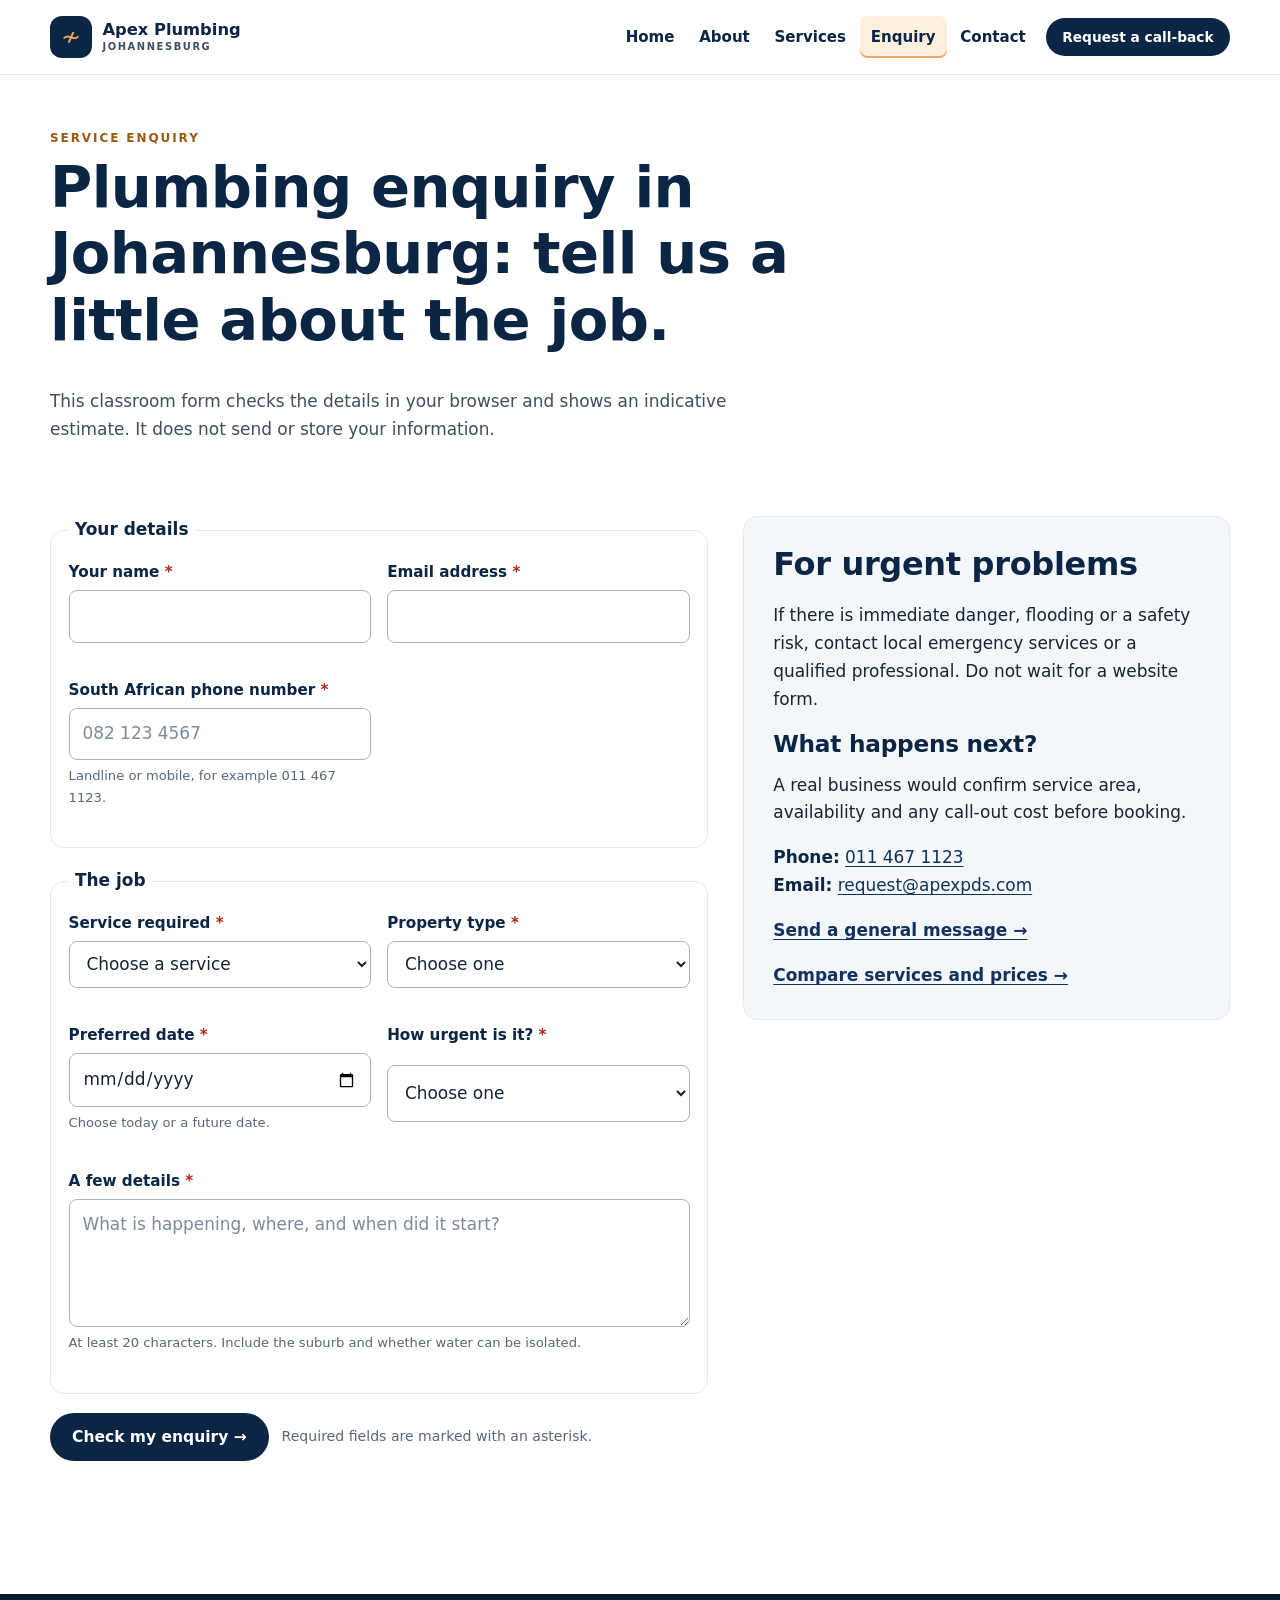
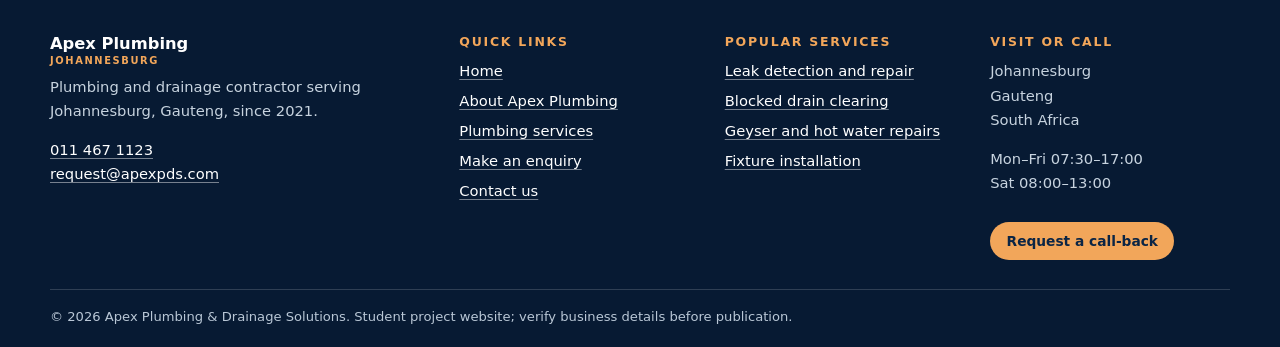
<file: apexplumbing/enquiry.html>
<!DOCTYPE html>
<html lang="en-ZA">
<head>
  <meta charset="utf-8">
  <meta name="viewport" content="width=device-width, initial-scale=1">
  <title>Plumbing Enquiry in Johannesburg | Apex Plumbing</title>
  <link rel="canonical" href="https://noluvo-prog.github.io/GitHub/apexplumbing/enquiry.html">

  <meta property="og:type" content="website">
  <meta property="og:site_name" content="Apex Plumbing &amp; Drainage">
  <meta property="og:title" content="Plumbing Enquiry in Johannesburg | Apex Plumbing">
  <meta property="og:description" content="Tell us the job, urgency and preferred date for an indicative estimate and the next available slot.">
  <meta property="og:url" content="https://noluvo-prog.github.io/GitHub/apexplumbing/enquiry.html">
  <meta property="og:image" content="https://noluvo-prog.github.io/GitHub/apexplumbing/assets/images/plumber-workshop-illustration.png">
  <meta property="og:image:alt" content="An illustration of a plumber kneeling beside a workbench full of tools">
  <meta property="og:locale" content="en_ZA">

  <link rel="icon" href="assets/images/favicon.svg" type="image/svg+xml">
  <link rel="stylesheet" href="assets/css/styles.css">
  <script defer src="assets/js/site.js"></script>

  <script type="application/ld+json">
  {
    "@context": "https://schema.org",
    "@type": "Plumber",
    "@id": "https://noluvo-prog.github.io/GitHub/apexplumbing/#business",
    "name": "Apex Plumbing & Drainage Solutions",
    "description": "Plumbing and drainage contractor serving Johannesburg, Gauteng, South Africa.",
    "url": "https://noluvo-prog.github.io/GitHub/apexplumbing/",
    "telephone": "011 467 1123",
    "email": "request@apexpds.com",
    "foundingDate": "2021",
    "image": "https://noluvo-prog.github.io/GitHub/apexplumbing/assets/images/plumber-working-on-pipes.jpg",
    "logo": "https://noluvo-prog.github.io/GitHub/apexplumbing/assets/images/favicon.svg",
    "address": {
      "@type": "PostalAddress",
      "addressLocality": "Johannesburg",
      "addressRegion": "Gauteng",
      "addressCountry": "ZA"
    },
    "areaServed": [
      { "@type": "City", "name": "Johannesburg" },
      { "@type": "AdministrativeArea", "name": "Gauteng" }
    ],
    "openingHoursSpecification": [
      {
        "@type": "OpeningHoursSpecification",
        "dayOfWeek": ["Monday", "Tuesday", "Wednesday", "Thursday", "Friday"],
        "opens": "07:30",
        "closes": "17:00"
      },
      {
        "@type": "OpeningHoursSpecification",
        "dayOfWeek": "Saturday",
        "opens": "08:00",
        "closes": "13:00"
      }
    ],
    "priceRange": "R450 - R3500"
  }
  </script>
</head>
<body>
  <a class="skip" href="#main">Skip to content</a>

  <header class="header" id="siteHeader">
    <nav class="nav container" aria-label="Main navigation">
      <a class="brand" href="index.html" aria-label="Apex Plumbing and Drainage Solutions home">
        <span class="brand-mark" aria-hidden="true">&#8769;</span>
        <span class="brand-text">Apex Plumbing<small>Johannesburg</small></span>
      </a>
      <button class="toggle" id="navToggle" type="button" aria-expanded="false" aria-controls="links">Menu</button>
      <ul class="links" id="links">
        <li><a href="index.html">Home</a></li>
        <li><a href="about.html">About</a></li>
        <li><a href="services.html">Services</a></li>
        <li><a href="enquiry.html">Enquiry</a></li>
        <li><a href="contact.html">Contact</a></li>
        <li class="nav-cta"><button class="button button-sm" type="button" data-open-modal>Request a call-back</button></li>
      </ul>
    </nav>
  </header>

  <main id="main" class="container">
    <section class="pagehead">
      <span class="eyebrow">Service enquiry</span>
      <h1>Plumbing enquiry in Johannesburg: tell us a little about the job.</h1>
      <p>This classroom form checks the details in your browser and shows an indicative estimate. It does not send or store your information.</p>
    </section>

    <section class="columns section">
      <form id="enquiryForm" action="/api/enquiry" method="post" novalidate>
        <fieldset>
          <legend>Your details</legend>
          <div class="form-grid">
            <div class="field">
              <label for="name">Your name <span class="req">*</span></label>
              <input id="name" name="name" type="text" required minlength="2" maxlength="60" autocomplete="name" data-label="Your name">
              <span class="error" aria-live="polite"></span>
            </div>
            <div class="field">
              <label for="email">Email address <span class="req">*</span></label>
              <input id="email" name="email" type="email" required maxlength="120" autocomplete="email" inputmode="email" data-label="Email address">
              <span class="error" aria-live="polite"></span>
            </div>
            <div class="field">
              <label for="phone">South African phone number <span class="req">*</span></label>
              <input id="phone" name="phone" type="tel" required inputmode="tel" autocomplete="tel" placeholder="082 123 4567" pattern="(?:\+27|0)[\s-]?\d{2,3}[\s-]?\d{3}[\s-]?\d{4}" data-label="Phone number">
              <span class="field-hint">Landline or mobile, for example 011 467 1123.</span>
              <span class="error" aria-live="polite"></span>
            </div>
          </div>
        </fieldset>

        <fieldset>
          <legend>The job</legend>
          <div class="form-grid">
            <div class="field">
              <label for="service">Service required <span class="req">*</span></label>
              <select id="service" name="service" required data-label="Service">
                <option value="">Choose a service</option>
                <option value="leak-detection-repair">Leak detection and repair</option>
                <option value="dripping-tap-repair">Dripping tap and mixer repair</option>
                <option value="blocked-drain-clearing">Blocked drain clearing</option>
                <option value="drain-camera-inspection">Drain camera inspection</option>
                <option value="geyser-hot-water-repair">Geyser and hot water repairs</option>
                <option value="geyser-replacement">Geyser replacement</option>
                <option value="fixture-installation">Tap, toilet and fixture installation</option>
                <option value="maintenance-check">Plumbing maintenance check</option>
              </select>
              <span class="error" aria-live="polite"></span>
            </div>
            <div class="field">
              <label for="propertyType">Property type <span class="req">*</span></label>
              <select id="propertyType" name="propertyType" required data-label="Property type">
                <option value="">Choose one</option>
                <option value="House">House</option>
                <option value="Apartment or flat">Apartment or flat</option>
                <option value="Townhouse">Townhouse</option>
                <option value="Business premises">Business premises</option>
                <option value="Other">Other</option>
              </select>
              <span class="error" aria-live="polite"></span>
            </div>
            <div class="field">
              <label for="preferredDate">Preferred date <span class="req">*</span></label>
              <input id="preferredDate" name="preferredDate" type="date" required data-label="Preferred date">
              <span class="field-hint">Choose today or a future date.</span>
              <span class="error" aria-live="polite"></span>
            </div>
            <div class="field">
              <label for="urgency">How urgent is it? <span class="req">*</span></label>
              <select id="urgency" name="urgency" required data-label="Urgency">
                <option value="">Choose one</option>
                <option value="emergency">Emergency &ndash; same day</option>
                <option value="today">Today if possible</option>
                <option value="this-week">Within this week</option>
                <option value="flexible">I am flexible</option>
              </select>
              <span class="error" aria-live="polite"></span>
            </div>
            <div class="field field-full">
              <label for="message">A few details <span class="req">*</span></label>
              <textarea id="message" name="message" required minlength="20" maxlength="1200" placeholder="What is happening, where, and when did it start?" data-label="Message"></textarea>
              <span class="field-hint">At least 20 characters. Include the suburb and whether water can be isolated.</span>
              <span class="error" aria-live="polite"></span>
            </div>
          </div>
        </fieldset>

        <div class="form-actions">
          <button class="button" type="submit">Check my enquiry &rarr;</button>
          <span class="hint">Required fields are marked with an asterisk.</span>
        </div>
        <p class="form-status" id="enquiryStatus" role="status" aria-live="polite"></p>

        <!-- The estimate is inserted here after a valid submission. -->
        <div class="result-panel" id="enquiryResult" tabindex="-1" hidden></div>
      </form>

      <aside class="panel">
        <h2>For urgent problems</h2>
        <p>If there is immediate danger, flooding or a safety risk, contact local emergency services or a qualified professional. Do not wait for a website form.</p>
        <h3>What happens next?</h3>
        <p>A real business would confirm service area, availability and any call-out cost before booking.</p>
        <p>
          <strong>Phone:</strong> <a href="tel:+27114671123">011 467 1123</a><br>
          <strong>Email:</strong> <a href="mailto:request@apexpds.com">request@apexpds.com</a>
        </p>
        <p><a class="text-link" href="contact.html">Send a general message &rarr;</a></p>
        <p><a class="text-link" href="services.html">Compare services and prices &rarr;</a></p>
      </aside>
    </section>
  </main>

  <footer class="footer">
    <div class="container footer-grid">
      <div>
        <strong class="brand-text">Apex Plumbing<small>Johannesburg</small></strong>
        <p>Plumbing and drainage contractor serving Johannesburg, Gauteng, since 2021.</p>
        <p>
          <a href="tel:+27114671123">011 467 1123</a><br>
          <a href="mailto:request@apexpds.com">request@apexpds.com</a>
        </p>
      </div>
      <div>
        <h2>Quick links</h2>
        <ul>
          <li><a href="index.html">Home</a></li>
          <li><a href="about.html">About Apex Plumbing</a></li>
          <li><a href="services.html">Plumbing services</a></li>
          <li><a href="enquiry.html">Make an enquiry</a></li>
          <li><a href="contact.html">Contact us</a></li>
        </ul>
      </div>
      <div>
        <h2>Popular services</h2>
        <ul>
          <li><a href="services.html">Leak detection and repair</a></li>
          <li><a href="services.html">Blocked drain clearing</a></li>
          <li><a href="services.html">Geyser and hot water repairs</a></li>
          <li><a href="services.html">Fixture installation</a></li>
        </ul>
      </div>
      <div>
        <h2>Visit or call</h2>
        <p>Johannesburg<br>Gauteng<br>South Africa</p>
        <p>Mon&ndash;Fri 07:30&ndash;17:00<br>Sat 08:00&ndash;13:00</p>
        <button class="button accent button-sm" type="button" data-open-modal>Request a call-back</button>
      </div>
    </div>
    <div class="container footer-bottom">
      <p>&copy; <span data-year>2026</span> Apex Plumbing &amp; Drainage Solutions. Student project website; verify business details before publication.</p>
    </div>
  </footer>

  <button class="back-to-top" id="backToTop" type="button" aria-label="Back to top">&uarr;</button>

  <div class="modal" id="callbackModal" role="dialog" aria-modal="true" aria-labelledby="callbackTitle" hidden>
    <div class="modal-backdrop" data-close-modal></div>
    <div class="modal-panel" role="document">
      <button class="modal-close" type="button" data-close-modal aria-label="Close dialog">&times;</button>
      <h2 id="callbackTitle">Request a call-back</h2>
      <p>Leave your number and a good time. This student demo does not contact a real office.</p>
      <form id="callbackForm" action="/api/enquiry" method="post" novalidate>
        <div class="field">
          <label for="callbackName">Your name <span class="req">*</span></label>
          <input id="callbackName" name="name" type="text" required minlength="2" maxlength="60" autocomplete="name" data-label="Your name">
          <span class="error" aria-live="polite"></span>
        </div>
        <div class="field">
          <label for="callbackPhone">Phone number <span class="req">*</span></label>
          <input id="callbackPhone" name="phone" type="tel" required inputmode="tel" autocomplete="tel" placeholder="011 467 1123" data-label="Phone number">
          <span class="error" aria-live="polite"></span>
        </div>
        <div class="field">
          <label for="callbackTime">Best time to call</label>
          <select id="callbackTime" name="callbackTime">
            <option value="Morning (08:00-12:00)">Morning (08:00&ndash;12:00)</option>
            <option value="Afternoon (12:00-17:00)">Afternoon (12:00&ndash;17:00)</option>
            <option value="Any time today">Any time today</option>
          </select>
        </div>
        <div class="form-actions">
          <button class="button" type="submit">Request call-back</button>
        </div>
        <p class="form-status" id="callbackStatus" role="status" aria-live="polite"></p>
      </form>
    </div>
  </div>
</body>
</html>
</file>
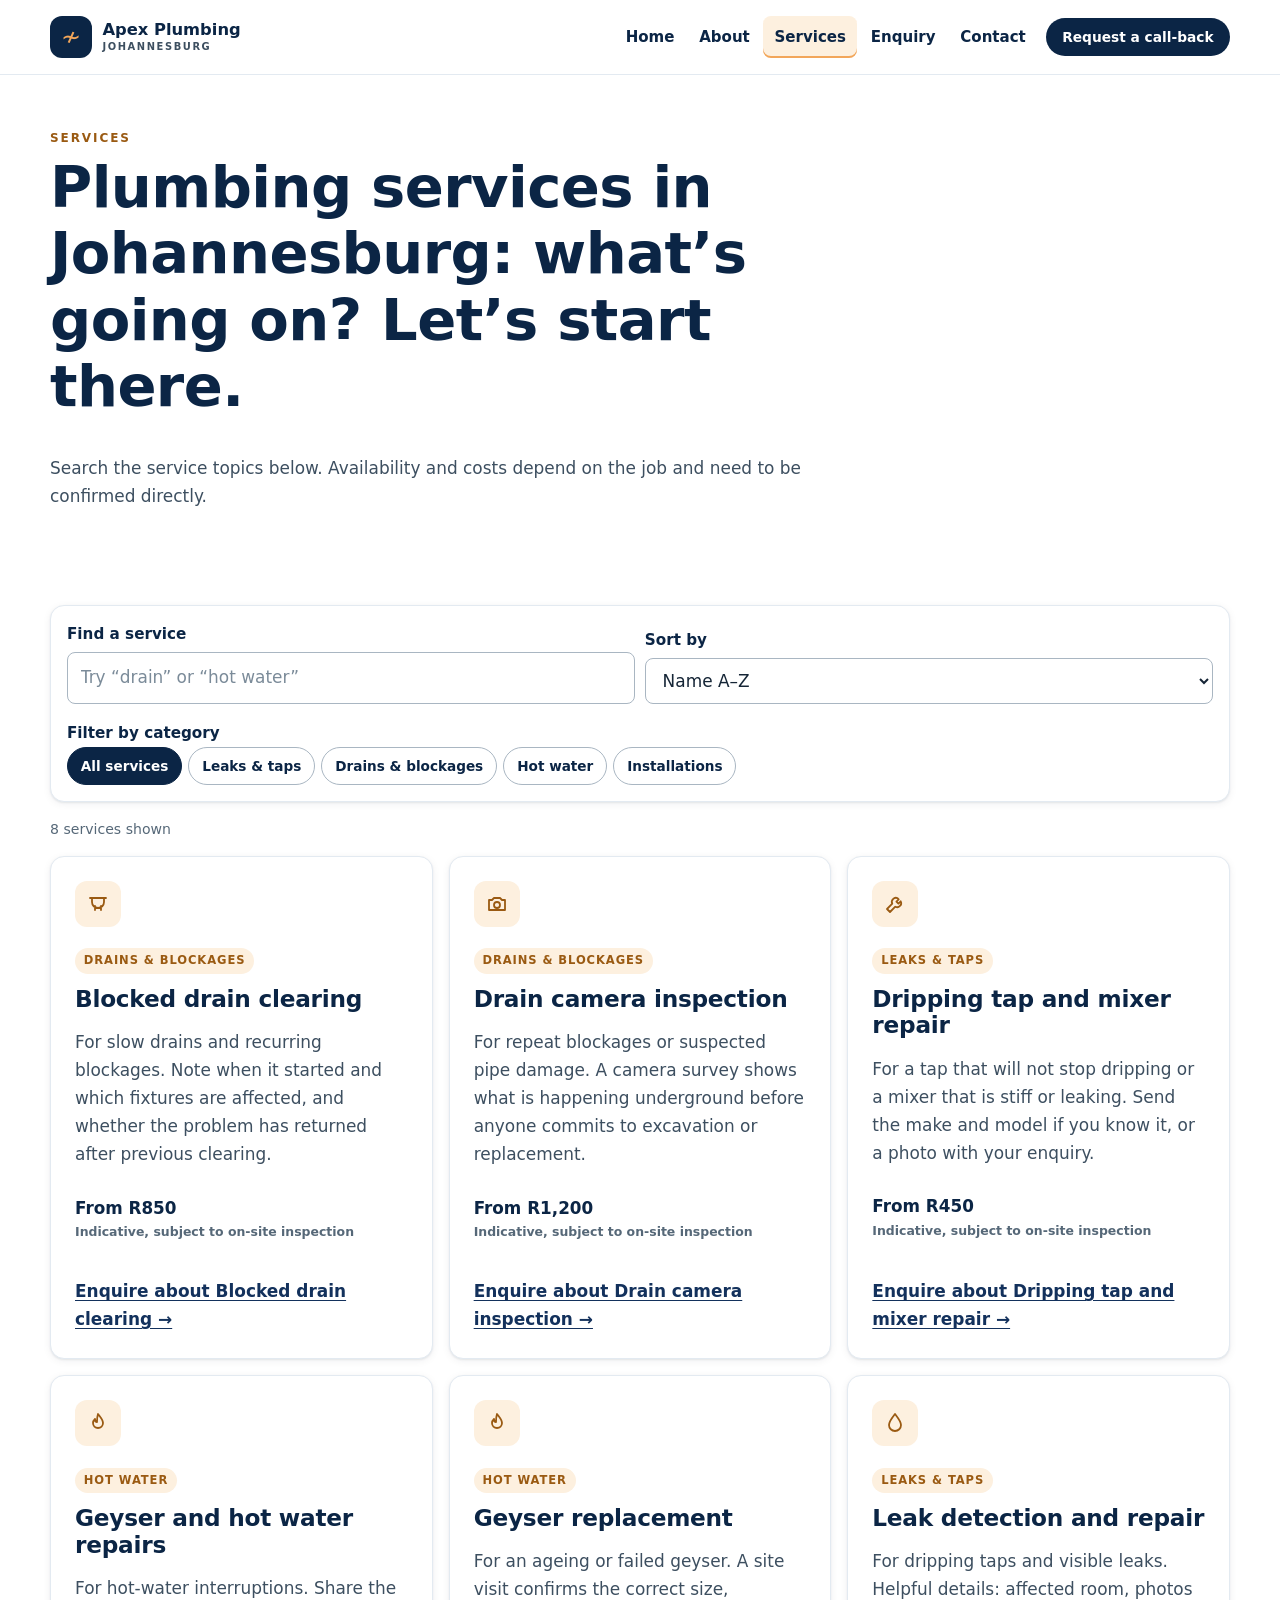
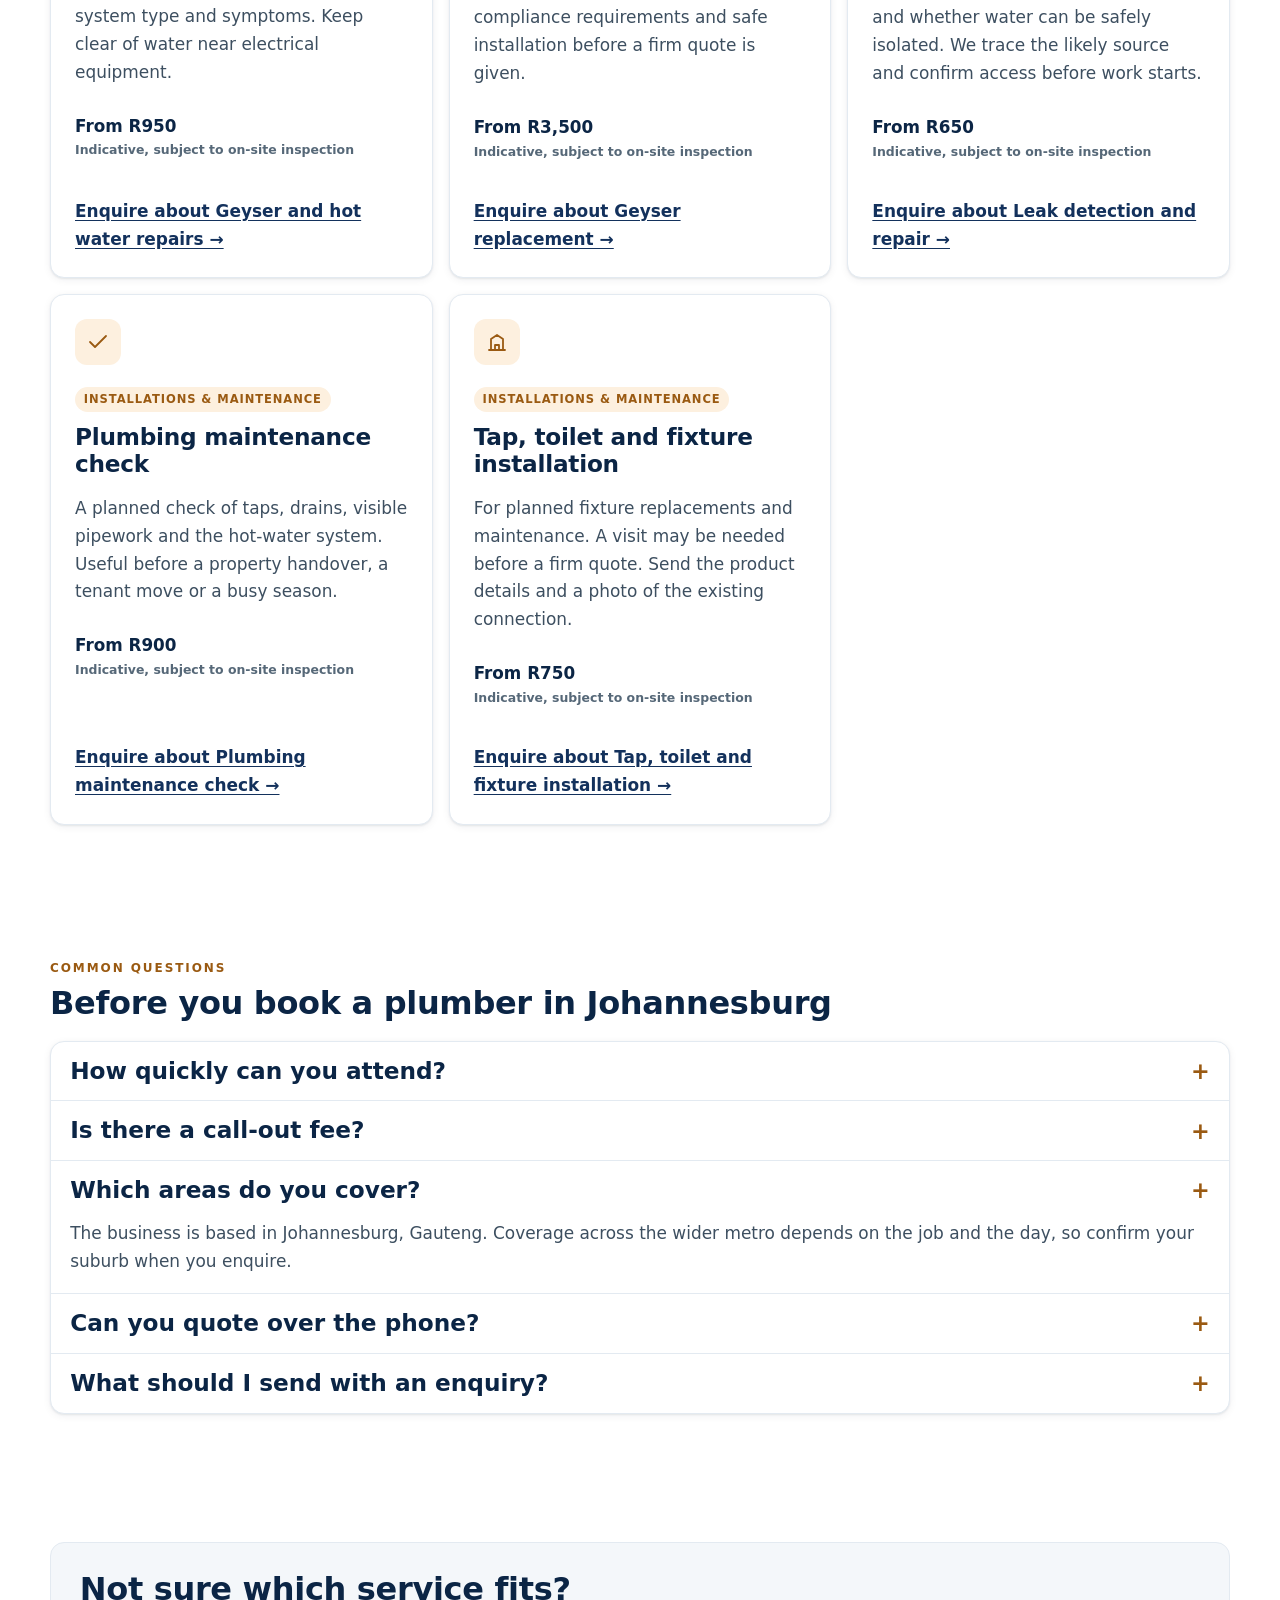
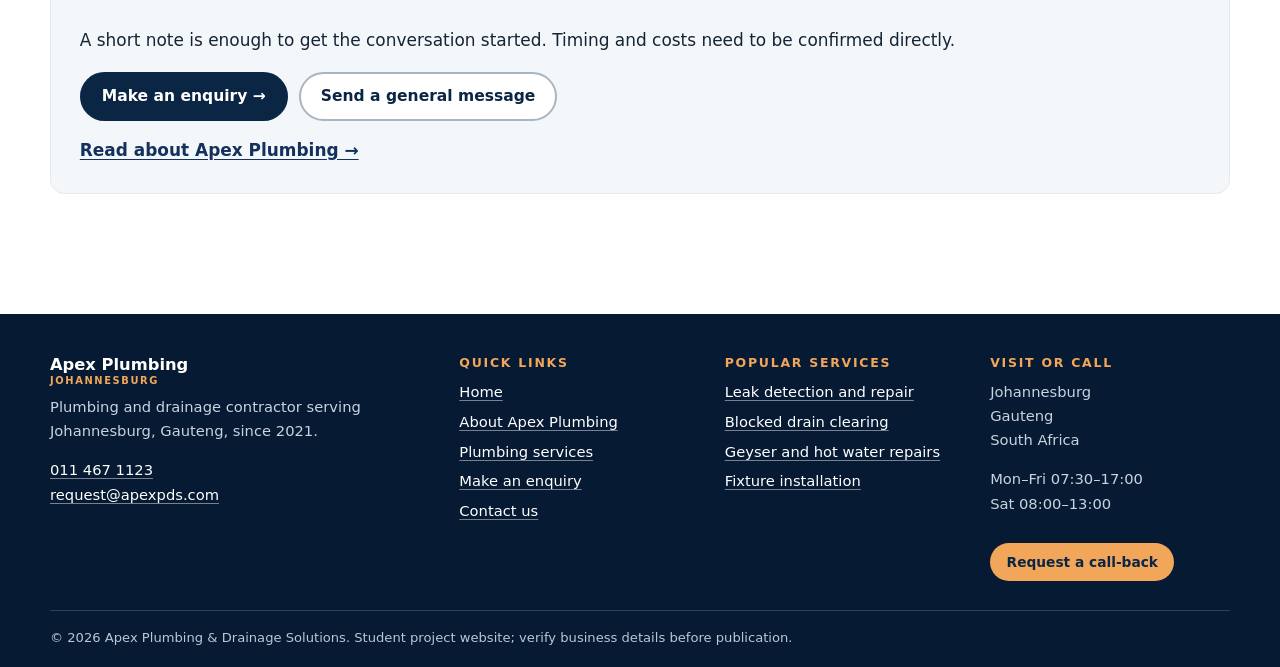
<file: apexplumbing/services.html>
<!doctype html>
<html lang="en-ZA">
<head>
  <meta charset="utf-8">
  <meta name="viewport" content="width=device-width, initial-scale=1">
  <title>Plumbing Services in Johannesburg | Apex Plumbing</title>
  <link rel="canonical" href="https://noluvo-prog.github.io/GitHub/apexplumbing/services.html">

  <meta property="og:type" content="website">
  <meta property="og:site_name" content="Apex Plumbing &amp; Drainage">
  <meta property="og:title" content="Plumbing Services in Johannesburg | Apex Plumbing">
  <meta property="og:description" content="Leaks, blocked drains, hot water and installations, with indicative prices and a live service search.">
  <meta property="og:url" content="https://noluvo-prog.github.io/GitHub/apexplumbing/services.html">
  <meta property="og:image" content="https://noluvo-prog.github.io/GitHub/apexplumbing/assets/images/dripping-kitchen-tap.jpg">
  <meta property="og:image:alt" content="A dark metal tap with a single water droplet hanging from the spout">
  <meta property="og:locale" content="en_ZA">

  <link rel="icon" href="assets/images/favicon.svg" type="image/svg+xml">
  <link rel="stylesheet" href="assets/css/styles.css">
  <script defer src="assets/js/site.js"></script>

  <script type="application/ld+json">
  {
    "@context": "https://schema.org",
    "@type": "Plumber",
    "@id": "https://noluvo-prog.github.io/GitHub/apexplumbing/#business",
    "name": "Apex Plumbing & Drainage Solutions",
    "description": "Plumbing and drainage contractor serving Johannesburg, Gauteng, South Africa.",
    "url": "https://noluvo-prog.github.io/GitHub/apexplumbing/",
    "telephone": "011 467 1123",
    "email": "request@apexpds.com",
    "foundingDate": "2021",
    "image": "https://noluvo-prog.github.io/GitHub/apexplumbing/assets/images/plumber-working-on-pipes.jpg",
    "logo": "https://noluvo-prog.github.io/GitHub/apexplumbing/assets/images/favicon.svg",
    "address": {
      "@type": "PostalAddress",
      "addressLocality": "Johannesburg",
      "addressRegion": "Gauteng",
      "addressCountry": "ZA"
    },
    "areaServed": [
      { "@type": "City", "name": "Johannesburg" },
      { "@type": "AdministrativeArea", "name": "Gauteng" }
    ],
    "openingHoursSpecification": [
      {
        "@type": "OpeningHoursSpecification",
        "dayOfWeek": ["Monday", "Tuesday", "Wednesday", "Thursday", "Friday"],
        "opens": "07:30",
        "closes": "17:00"
      },
      {
        "@type": "OpeningHoursSpecification",
        "dayOfWeek": "Saturday",
        "opens": "08:00",
        "closes": "13:00"
      }
    ],
    "priceRange": "R450 - R3500"
  }
  </script>
</head>
<body>
  <a class="skip" href="#main">Skip to content</a>

  <header class="header" id="siteHeader">
    <nav class="nav container" aria-label="Main navigation">
      <a class="brand" href="index.html" aria-label="Apex Plumbing and Drainage Solutions home">
        <span class="brand-mark" aria-hidden="true">&#8769;</span>
        <span class="brand-text">Apex Plumbing<small>Johannesburg</small></span>
      </a>
      <button class="toggle" id="navToggle" type="button" aria-expanded="false" aria-controls="links">Menu</button>
      <ul class="links" id="links">
        <li><a href="index.html">Home</a></li>
        <li><a href="about.html">About</a></li>
        <li><a href="services.html">Services</a></li>
        <li><a href="enquiry.html">Enquiry</a></li>
        <li><a href="contact.html">Contact</a></li>
        <li class="nav-cta"><button class="button button-sm" type="button" data-open-modal>Request a call-back</button></li>
      </ul>
    </nav>
  </header>

  <main id="main" class="container">
    <section class="pagehead">
      <span class="eyebrow">Services</span>
      <h1>Plumbing services in Johannesburg: what&rsquo;s going on? Let&rsquo;s start there.</h1>
      <p>Search the service topics below. Availability and costs depend on the job and need to be confirmed directly.</p>
    </section>

    <!-- The listing is rendered from the JavaScript service catalogue. -->
    <section class="section" aria-labelledby="listing-title">
      <h2 id="listing-title" class="visually-hidden">Search plumbing services</h2>

      <div class="service-toolbar">
        <div class="toolbar-row">
          <div class="field">
            <label for="serviceSearch">Find a service</label>
            <input id="serviceSearch" type="search" placeholder="Try &ldquo;drain&rdquo; or &ldquo;hot water&rdquo;" autocomplete="off" aria-describedby="results">
          </div>
          <div class="field">
            <label for="serviceSort">Sort by</label>
            <select id="serviceSort">
              <option value="az">Name A&ndash;Z</option>
              <option value="za">Name Z&ndash;A</option>
              <option value="price-asc">Price: low to high</option>
              <option value="price-desc">Price: high to low</option>
            </select>
          </div>
        </div>
        <div>
          <span class="field-label" id="filterLabel">Filter by category</span>
          <div class="filters" id="categoryFilters" role="group" aria-labelledby="filterLabel"></div>
        </div>
      </div>

      <p id="results" class="hint" aria-live="polite">8 services shown</p>

      <div class="service-grid" id="serviceGrid"></div>

      <div class="empty-state" id="serviceEmpty" hidden>
        <p>No services match your search.</p>
        <p><a class="text-link" href="contact.html">Send a general message instead &rarr;</a></p>
      </div>

      <noscript>
        <div class="alert alert-info">
          <p>JavaScript is switched off, so the searchable list cannot load. You can still <a href="enquiry.html">send an enquiry</a> or <a href="contact.html">contact the office</a>.</p>
        </div>
      </noscript>
    </section>

    <section class="section" aria-labelledby="faq-title">
      <span class="eyebrow">Common questions</span>
      <h2 id="faq-title">Before you book a plumber in Johannesburg</h2>
      <div class="accordion" data-accordion>
        <div class="accordion-item">
          <h3>
            <button class="accordion-trigger" type="button" aria-expanded="false" aria-controls="faq-1" id="faq-btn-1">
              How quickly can you attend?
            </button>
          </h3>
          <div class="accordion-panel" id="faq-1" role="region" aria-labelledby="faq-btn-1" hidden>
            <p>Response depends on the day, the area and the type of call. Urgent leaks and burst pipes are prioritised where possible. The enquiry form shows an indicative next slot, but the office confirms the actual appointment.</p>
          </div>
        </div>
        <div class="accordion-item">
          <h3>
            <button class="accordion-trigger" type="button" aria-expanded="false" aria-controls="faq-2" id="faq-btn-2">
              Is there a call-out fee?
            </button>
          </h3>
          <div class="accordion-panel" id="faq-2" role="region" aria-labelledby="faq-btn-2" hidden>
            <p>The estimate uses an indicative call-out fee of R450. The final call-out charge and any work are confirmed before the visit. Nothing on this site is a final quote.</p>
          </div>
        </div>
        <div class="accordion-item">
          <h3>
            <button class="accordion-trigger" type="button" aria-expanded="false" aria-controls="faq-3" id="faq-btn-3">
              Which areas do you cover?
            </button>
          </h3>
          <div class="accordion-panel" id="faq-3" role="region" aria-labelledby="faq-btn-3">
            <p>The business is based in Johannesburg, Gauteng. Coverage across the wider metro depends on the job and the day, so confirm your suburb when you enquire.</p>
          </div>
        </div>
        <div class="accordion-item">
          <h3>
            <button class="accordion-trigger" type="button" aria-expanded="false" aria-controls="faq-4" id="faq-btn-4">
              Can you quote over the phone?
            </button>
          </h3>
          <div class="accordion-panel" id="faq-4" role="region" aria-labelledby="faq-btn-4" hidden>
            <p>A phone estimate is possible for simple jobs, but it stays indicative. Leaks, blockages and hot-water faults often need an on-site inspection before a firm price is fair to either side.</p>
          </div>
        </div>
        <div class="accordion-item">
          <h3>
            <button class="accordion-trigger" type="button" aria-expanded="false" aria-controls="faq-5" id="faq-btn-5">
              What should I send with an enquiry?
            </button>
          </h3>
          <div class="accordion-panel" id="faq-5" role="region" aria-labelledby="faq-btn-5" hidden>
            <p>Send the suburb, what is happening, when it started and whether water can be isolated. A photo helps. For drains, note which fixtures are affected and whether the problem has returned.</p>
          </div>
        </div>
      </div>
    </section>

    <section class="section">
      <div class="panel">
        <h2>Not sure which service fits?</h2>
        <p>A short note is enough to get the conversation started. Timing and costs need to be confirmed directly.</p>
        <div class="row">
          <a class="button" href="enquiry.html">Make an enquiry &rarr;</a>
          <a class="button light" href="contact.html">Send a general message</a>
        </div>
        <p class="mt-2"><a class="text-link" href="about.html">Read about Apex Plumbing &rarr;</a></p>
      </div>
    </section>
  </main>

  <footer class="footer">
    <div class="container footer-grid">
      <div>
        <strong class="brand-text">Apex Plumbing<small>Johannesburg</small></strong>
        <p>Plumbing and drainage contractor serving Johannesburg, Gauteng, since 2021.</p>
        <p>
          <a href="tel:+27114671123">011 467 1123</a><br>
          <a href="mailto:request@apexpds.com">request@apexpds.com</a>
        </p>
      </div>
      <div>
        <h2>Quick links</h2>
        <ul>
          <li><a href="index.html">Home</a></li>
          <li><a href="about.html">About Apex Plumbing</a></li>
          <li><a href="services.html">Plumbing services</a></li>
          <li><a href="enquiry.html">Make an enquiry</a></li>
          <li><a href="contact.html">Contact us</a></li>
        </ul>
      </div>
      <div>
        <h2>Popular services</h2>
        <ul>
          <li><a href="services.html">Leak detection and repair</a></li>
          <li><a href="services.html">Blocked drain clearing</a></li>
          <li><a href="services.html">Geyser and hot water repairs</a></li>
          <li><a href="services.html">Fixture installation</a></li>
        </ul>
      </div>
      <div>
        <h2>Visit or call</h2>
        <p>Johannesburg<br>Gauteng<br>South Africa</p>
        <p>Mon&ndash;Fri 07:30&ndash;17:00<br>Sat 08:00&ndash;13:00</p>
        <button class="button accent button-sm" type="button" data-open-modal>Request a call-back</button>
      </div>
    </div>
    <div class="container footer-bottom">
      <p>&copy; <span data-year>2026</span> Apex Plumbing &amp; Drainage Solutions. Student project website; verify business details before publication.</p>
    </div>
  </footer>

  <button class="back-to-top" id="backToTop" type="button" aria-label="Back to top">&uarr;</button>

  <div class="modal" id="callbackModal" role="dialog" aria-modal="true" aria-labelledby="callbackTitle" hidden>
    <div class="modal-backdrop" data-close-modal></div>
    <div class="modal-panel" role="document">
      <button class="modal-close" type="button" data-close-modal aria-label="Close dialog">&times;</button>
      <h2 id="callbackTitle">Request a call-back</h2>
      <p>Leave your number and a good time. This student demo does not contact a real office.</p>
      <form id="callbackForm" action="/api/enquiry" method="post" novalidate>
        <div class="field">
          <label for="callbackName">Your name <span class="req">*</span></label>
          <input id="callbackName" name="name" type="text" required minlength="2" maxlength="60" autocomplete="name" data-label="Your name">
          <span class="error" aria-live="polite"></span>
        </div>
        <div class="field">
          <label for="callbackPhone">Phone number <span class="req">*</span></label>
          <input id="callbackPhone" name="phone" type="tel" required inputmode="tel" autocomplete="tel" placeholder="011 467 1123" data-label="Phone number">
          <span class="error" aria-live="polite"></span>
        </div>
        <div class="field">
          <label for="callbackTime">Best time to call</label>
          <select id="callbackTime" name="callbackTime">
            <option value="Morning (08:00-12:00)">Morning (08:00&ndash;12:00)</option>
            <option value="Afternoon (12:00-17:00)">Afternoon (12:00&ndash;17:00)</option>
            <option value="Any time today">Any time today</option>
          </select>
        </div>
        <div class="form-actions">
          <button class="button" type="submit">Request call-back</button>
        </div>
        <p class="form-status" id="callbackStatus" role="status" aria-live="polite"></p>
      </form>
    </div>
  </div>
</body>
</html>
</file>
<file: apexplumbing/assets/css/styles.css>
/* ==========================================================================
   Apex Plumbing & Drainage Solutions — shared stylesheet
   Part 3: complete mobile-first visual system for all five pages.
   Author: student project (WEDE). No frameworks, no build step.
   Sections:
     1. Design tokens
     2. Reset and base typography
     3. Layout helpers
     4. Header, navigation and mobile menu
     5. Buttons and links
     6. Hero and page headers
     7. Cards, service grid, tabs and accordion
     8. Forms, alerts and result panels
     9. Gallery, lightbox and modal
    10. Footer, back-to-top and stats
    11. Embeds (map and video)
    12. Motion, reduced motion and print
    13. Responsive breakpoints (768px and 1024px)
   ========================================================================== */

/* 1. Design tokens ------------------------------------------------------- */
:root {
  /* Palette: deep blue + steel grey + warm amber accent */
  --navy-900: #071a33;
  --navy-800: #0b2545;
  --navy-700: #13315c;
  --steel-700: #3d4f60;
  --steel-500: #566878;
  --steel-300: #a9b6c2;
  --steel-100: #e3eaf1;
  --steel-50: #f4f7fa;
  --accent: #f2a65a;
  --accent-700: #9a5a12;
  --accent-100: #fdf0df;
  --white: #ffffff;
  --ink: #152536;
  --danger: #b3261e;
  --danger-bg: #fdecea;
  --success: #1e6b3a;
  --success-bg: #e7f5ec;
  --focus: #ffbf47;

  /* Shape and depth */
  --radius: 14px;
  --radius-sm: 8px;
  --shadow-sm: 0 1px 2px rgba(7, 26, 51, 0.08), 0 2px 8px rgba(7, 26, 51, 0.06);
  --shadow-md: 0 10px 30px rgba(7, 26, 51, 0.14);

  /* Layout */
  --container: 1180px;
  --gutter: clamp(1rem, 4vw, 2.5rem);
  --header-h: 74px;

  /* Fluid type scale */
  --step--1: clamp(0.82rem, 0.8rem + 0.1vw, 0.9rem);
  --step-0: clamp(1rem, 0.97rem + 0.15vw, 1.06rem);
  --step-1: clamp(1.2rem, 1.1rem + 0.5vw, 1.45rem);
  --step-2: clamp(1.5rem, 1.3rem + 1vw, 2rem);
  --step-3: clamp(1.9rem, 1.5rem + 2vw, 2.8rem);
  --step-4: clamp(2.25rem, 1.7rem + 3vw, 3.6rem);

  /* Type families: system stacks only, so nothing blocks rendering */
  --font-body: "Segoe UI", system-ui, -apple-system, "Helvetica Neue", Arial, sans-serif;
  --font-head: "Trebuchet MS", "Segoe UI", system-ui, sans-serif;
}

/* 2. Reset and base typography ------------------------------------------ */
*,
*::before,
*::after {
  box-sizing: border-box;
}

html {
  scroll-behavior: smooth;
  scroll-padding-top: calc(var(--header-h) + 1rem);
  -webkit-text-size-adjust: 100%;
}

body {
  margin: 0;
  font-family: var(--font-body);
  font-size: var(--step-0);
  line-height: 1.65;
  color: var(--ink);
  background: var(--white);
  -webkit-font-smoothing: antialiased;
}

img,
svg,
video,
iframe {
  max-width: 100%;
}

img {
  display: block;
  height: auto;
}

h1,
h2,
h3,
h4 {
  font-family: var(--font-head);
  line-height: 1.15;
  color: var(--navy-800);
  margin: 0 0 0.6em;
  letter-spacing: -0.01em;
}

h1 {
  font-size: var(--step-4);
}

h2 {
  font-size: var(--step-2);
}

h3 {
  font-size: var(--step-1);
}

p {
  margin: 0 0 1em;
}

p:last-child {
  margin-bottom: 0;
}

ul,
ol {
  margin: 0 0 1em;
  padding-left: 1.2em;
}

a {
  color: var(--navy-700);
  text-underline-offset: 0.18em;
}

a:hover {
  color: var(--accent-700);
}

strong {
  color: var(--navy-800);
}

/* Visible keyboard focus everywhere (WCAG 2.4.7) */
:focus-visible {
  outline: 3px solid var(--focus);
  outline-offset: 3px;
  border-radius: 4px;
}

/* Skip link for keyboard and screen-reader users */
.skip {
  position: absolute;
  left: 1rem;
  top: -100px;
  z-index: 200;
  padding: 0.7rem 1rem;
  background: var(--navy-800);
  color: #fff;
  border-radius: var(--radius-sm);
  font-weight: 700;
  text-decoration: none;
  transition: top 0.2s ease;
}

.skip:focus {
  top: 1rem;
  color: #fff;
}

/* 3. Layout helpers ------------------------------------------------------ */
.container {
  width: min(100% - (var(--gutter) * 2), var(--container));
  margin-inline: auto;
}

.section {
  padding-block: clamp(2.2rem, 5vw, 4rem);
}

.section.soft {
  background: var(--steel-50);
  border-block: 1px solid var(--steel-100);
}

.pagehead {
  padding-block: clamp(1.8rem, 4vw, 3rem) 0.5rem;
  max-width: 70ch;
}

.pagehead p {
  color: var(--steel-700);
  font-size: var(--step-0);
}

.eyebrow {
  display: inline-block;
  font-size: 0.75rem;
  letter-spacing: 0.16em;
  text-transform: uppercase;
  font-weight: 800;
  color: var(--accent-700);
  margin-bottom: 0.4rem;
}

.lead {
  font-size: var(--step-1);
  color: var(--steel-700);
  max-width: 62ch;
}

.grid {
  display: grid;
  gap: clamp(1.2rem, 3vw, 2.2rem);
  grid-template-columns: 1fr;
}

.columns {
  display: grid;
  gap: clamp(1.2rem, 3vw, 2.2rem);
  grid-template-columns: 1fr;
  align-items: start;
}

.row {
  display: flex;
  flex-wrap: wrap;
  gap: 0.7rem;
  align-items: center;
}

.panel {
  background: var(--steel-50);
  border: 1px solid var(--steel-100);
  border-radius: var(--radius);
  padding: clamp(1.1rem, 3vw, 1.8rem);
}

.panel h2,
.panel h3 {
  margin-top: 0;
}

.hint {
  color: var(--steel-500);
  font-size: var(--step--1);
}

.check {
  list-style: none;
  padding: 0;
  display: grid;
  gap: 0.5rem;
}

.check li {
  position: relative;
  padding-left: 1.7rem;
}

.check li::before {
  content: "";
  position: absolute;
  left: 0;
  top: 0.45em;
  width: 0.85rem;
  height: 0.45rem;
  border-left: 2.5px solid var(--success);
  border-bottom: 2.5px solid var(--success);
  transform: rotate(-45deg);
}

/* 4. Header, navigation and mobile menu ---------------------------------- */
.header {
  position: sticky;
  top: 0;
  z-index: 50;
  background: rgba(255, 255, 255, 0.97);
  border-bottom: 1px solid var(--steel-100);
  transition: box-shadow 0.2s ease;
}

.header.is-scrolled {
  box-shadow: var(--shadow-sm);
}

.nav {
  position: relative;
  display: flex;
  align-items: center;
  justify-content: space-between;
  gap: 1rem;
  min-height: var(--header-h);
}

.brand {
  display: inline-flex;
  align-items: center;
  gap: 0.65rem;
  text-decoration: none;
  color: var(--navy-800);
  flex-shrink: 0;
}

.brand:hover {
  color: var(--navy-800);
}

.brand-mark {
  display: grid;
  place-items: center;
  width: 42px;
  height: 42px;
  border-radius: 12px;
  background: var(--navy-800);
  color: var(--accent);
  font-size: 1.5rem;
  line-height: 1;
}

.brand-text {
  font-family: var(--font-head);
  font-weight: 800;
  line-height: 1.1;
  font-size: 1.02rem;
}

.brand-text small {
  display: block;
  font-size: 0.62rem;
  letter-spacing: 0.16em;
  text-transform: uppercase;
  color: var(--steel-700);
  font-weight: 700;
  margin-top: 0.15rem;
}

.toggle {
  display: none;
  align-items: center;
  gap: 0.45rem;
  padding: 0.55rem 0.8rem;
  border: 1px solid var(--steel-300);
  border-radius: var(--radius-sm);
  background: #fff;
  color: var(--navy-800);
  font: inherit;
  font-weight: 700;
  font-size: 0.9rem;
  cursor: pointer;
}

.nav .toggle::before {
  content: "";
  width: 1.1rem;
  height: 2px;
  background: currentColor;
  box-shadow: 0 5px 0 currentColor, 0 -5px 0 currentColor;
}

.links {
  display: flex;
  align-items: center;
  gap: 0.15rem;
  list-style: none;
  margin: 0;
  padding: 0;
}

.links a {
  display: block;
  padding: 0.55rem 0.7rem;
  border-radius: var(--radius-sm);
  color: var(--navy-800);
  text-decoration: none;
  font-weight: 700;
  font-size: 0.94rem;
  transition: background 0.15s ease, color 0.15s ease;
}

.links a:hover {
  background: var(--steel-50);
  color: var(--navy-800);
}

.links a[aria-current="page"] {
  background: var(--accent-100);
  box-shadow: inset 0 -2px 0 var(--accent);
}

.nav-cta {
  margin-left: 0.4rem;
}

/* 5. Buttons and links --------------------------------------------------- */
.button {
  display: inline-flex;
  align-items: center;
  justify-content: center;
  gap: 0.5rem;
  padding: 0.8rem 1.25rem;
  border: 2px solid transparent;
  border-radius: 999px;
  background: var(--navy-800);
  color: #fff;
  font: inherit;
  font-weight: 800;
  font-size: 0.97rem;
  line-height: 1.2;
  text-decoration: none;
  cursor: pointer;
  transition: background 0.15s ease, transform 0.15s ease, box-shadow 0.15s ease;
}

.button:hover {
  background: var(--navy-700);
  color: #fff;
  transform: translateY(-1px);
  box-shadow: var(--shadow-sm);
}

.button:active {
  transform: translateY(0);
}

.button.light {
  background: #fff;
  color: var(--navy-800);
  border-color: var(--steel-300);
}

.button.light:hover {
  background: var(--steel-50);
  color: var(--navy-800);
}

.button.accent {
  background: var(--accent);
  color: var(--navy-900);
}

.button.accent:hover {
  background: #e8953f;
  color: var(--navy-900);
}

.button[disabled],
.button[aria-disabled="true"] {
  opacity: 0.65;
  cursor: not-allowed;
  transform: none;
  box-shadow: none;
}

.button-sm {
  padding: 0.55rem 0.9rem;
  font-size: 0.86rem;
}

.text-link {
  font-weight: 700;
  color: var(--navy-700);
}

/* 6. Hero and page headers ----------------------------------------------- */
.hero {
  display: grid;
  gap: clamp(1.5rem, 4vw, 3rem);
  align-items: center;
  padding-block: clamp(2rem, 6vw, 4.5rem);
}

.hero h1 {
  margin: 0.3rem 0 1rem;
  letter-spacing: -0.025em;
}

.hero p {
  max-width: 56ch;
  color: var(--steel-700);
}

.hero .row {
  margin: 1.4rem 0 1rem;
}

.hero-note {
  font-size: var(--step--1);
  color: var(--steel-500);
  letter-spacing: 0.02em;
}

.hero-media {
  position: relative;
  margin: 0;
  border-radius: calc(var(--radius) + 6px);
  overflow: hidden;
  background: var(--steel-100);
  box-shadow: var(--shadow-md);
  aspect-ratio: 4 / 3;
}

.hero-media img {
  width: 100%;
  height: 100%;
  object-fit: cover;
  object-position: center 35%;
}

.hero-media::after {
  content: "";
  position: absolute;
  inset: 0;
  background: linear-gradient(180deg, rgba(7, 26, 51, 0) 55%, rgba(7, 26, 51, 0.55) 100%);
  pointer-events: none;
}

.hero-badge {
  position: absolute;
  left: 1rem;
  bottom: 1rem;
  z-index: 1;
  display: inline-flex;
  align-items: center;
  gap: 0.5rem;
  padding: 0.5rem 0.8rem;
  border-radius: 999px;
  background: rgba(255, 255, 255, 0.94);
  color: var(--navy-800);
  font-size: 0.8rem;
  font-weight: 800;
  letter-spacing: 0.02em;
}

.hero-badge::before {
  content: "";
  width: 0.55rem;
  height: 0.55rem;
  border-radius: 50%;
  background: var(--success);
}

/* 7. Cards, service grid, tabs and accordion ----------------------------- */
.cards {
  display: grid;
  gap: 1rem;
  grid-template-columns: 1fr;
}

.card {
  background: #fff;
  border: 1px solid var(--steel-100);
  border-radius: var(--radius);
  padding: clamp(1.1rem, 2.5vw, 1.5rem);
  box-shadow: var(--shadow-sm);
  transition: transform 0.2s ease, box-shadow 0.2s ease, border-color 0.2s ease;
}

.card:hover {
  transform: translateY(-3px);
  box-shadow: var(--shadow-md);
  border-color: var(--steel-300);
}

.card h2,
.card h3 {
  margin: 0.2rem 0 0.5rem;
}

.card p {
  color: var(--steel-700);
}

.card-icon {
  display: grid;
  place-items: center;
  width: 46px;
  height: 46px;
  border-radius: 12px;
  background: var(--accent-100);
  color: var(--accent-700);
  margin-bottom: 0.8rem;
}

.card-icon svg {
  width: 24px;
  height: 24px;
  fill: none;
  stroke: currentColor;
  stroke-width: 1.8;
  stroke-linecap: round;
  stroke-linejoin: round;
}

.service-toolbar {
  display: grid;
  gap: 0.9rem;
  margin: 1.4rem 0 1rem;
  padding: 1rem;
  background: #fff;
  border: 1px solid var(--steel-100);
  border-radius: var(--radius);
  box-shadow: var(--shadow-sm);
}

.toolbar-row {
  display: flex;
  flex-wrap: wrap;
  gap: 0.6rem;
  align-items: end;
}

.toolbar-row .field {
  margin: 0;
  flex: 1 1 220px;
}

.filters {
  display: flex;
  flex-wrap: wrap;
  gap: 0.4rem;
}

.filter {
  padding: 0.45rem 0.8rem;
  border: 1.5px solid var(--steel-300);
  border-radius: 999px;
  background: #fff;
  color: var(--navy-800);
  font: inherit;
  font-size: 0.85rem;
  font-weight: 700;
  cursor: pointer;
  transition: background 0.15s ease, border-color 0.15s ease, color 0.15s ease;
}

.filter:hover {
  border-color: var(--navy-700);
  background: var(--steel-50);
}

.filter[aria-pressed="true"] {
  background: var(--navy-800);
  border-color: var(--navy-800);
  color: #fff;
}

.service-grid {
  display: grid;
  gap: 1rem;
  grid-template-columns: 1fr;
}

.service-card {
  display: flex;
  flex-direction: column;
  gap: 0.55rem;
}

.service-card .badge {
  align-self: flex-start;
  font-size: 0.72rem;
  font-weight: 800;
  letter-spacing: 0.08em;
  text-transform: uppercase;
  color: var(--accent-700);
  background: var(--accent-100);
  padding: 0.2rem 0.55rem;
  border-radius: 999px;
}

.service-card .price {
  font-weight: 800;
  color: var(--navy-800);
  font-size: 1.05rem;
}

.service-card .price small {
  display: block;
  font-weight: 600;
  color: var(--steel-500);
  font-size: 0.78rem;
}

.service-card .card-actions {
  margin-top: auto;
  padding-top: 0.6rem;
}

.empty-state {
  padding: 2rem 1rem;
  text-align: center;
  border: 2px dashed var(--steel-300);
  border-radius: var(--radius);
  color: var(--steel-700);
  background: var(--steel-50);
}

/* Tabs */
.tabs {
  margin-top: 1.2rem;
}

.tablist {
  display: flex;
  flex-wrap: wrap;
  gap: 0.35rem;
  border-bottom: 2px solid var(--steel-100);
  padding-bottom: 0.5rem;
}

.tab {
  padding: 0.55rem 0.9rem;
  border: 1.5px solid transparent;
  border-radius: 999px;
  background: transparent;
  color: var(--navy-800);
  font: inherit;
  font-size: 0.9rem;
  font-weight: 700;
  cursor: pointer;
  transition: background 0.15s ease, color 0.15s ease;
}

.tab:hover {
  background: var(--steel-50);
}

.tab[aria-selected="true"] {
  background: var(--navy-800);
  color: #fff;
}

.tabpanel {
  padding-top: 1.2rem;
}

.tabpanel[hidden] {
  display: none;
}

.tabpanel ul {
  margin: 0;
  padding-left: 1.1rem;
  color: var(--steel-700);
}

/* Accordion */
.accordion {
  border: 1px solid var(--steel-100);
  border-radius: var(--radius);
  overflow: hidden;
  background: #fff;
  box-shadow: var(--shadow-sm);
}

.accordion-item + .accordion-item {
  border-top: 1px solid var(--steel-100);
}

.accordion-item h3 {
  margin: 0;
}

.accordion-trigger {
  display: flex;
  align-items: center;
  justify-content: space-between;
  gap: 1rem;
  width: 100%;
  padding: 1rem 1.2rem;
  border: 0;
  background: none;
  color: var(--navy-800);
  font: inherit;
  font-weight: 800;
  text-align: left;
  cursor: pointer;
}

.accordion-trigger:hover {
  background: var(--steel-50);
}

.accordion-trigger::after {
  content: "+";
  font-size: 1.4rem;
  line-height: 1;
  color: var(--accent-700);
  transition: transform 0.2s ease;
}

.accordion-trigger[aria-expanded="true"]::after {
  transform: rotate(45deg);
}

.accordion-panel {
  padding: 0 1.2rem 1.1rem;
  color: var(--steel-700);
}

.accordion-panel[hidden] {
  display: none;
}

/* Stats */
.stats {
  display: grid;
  gap: 0.8rem;
  grid-template-columns: repeat(3, 1fr);
}

.stat {
  text-align: center;
  padding: 1rem 0.6rem;
  background: #fff;
  border: 1px solid var(--steel-100);
  border-radius: var(--radius);
  box-shadow: var(--shadow-sm);
}

.stat-number {
  display: block;
  font-family: var(--font-head);
  font-size: var(--step-3);
  font-weight: 800;
  color: var(--navy-800);
  line-height: 1;
  font-variant-numeric: tabular-nums;
}

.stat-label {
  display: block;
  margin-top: 0.4rem;
  font-size: 0.78rem;
  font-weight: 700;
  letter-spacing: 0.06em;
  text-transform: uppercase;
  color: var(--steel-700);
}

/* 8. Forms, alerts and result panels ------------------------------------- */
form {
  margin: 0;
}

fieldset {
  border: 1px solid var(--steel-100);
  border-radius: var(--radius);
  padding: 1rem 1.1rem 0.2rem;
  margin: 0 0 1.2rem;
  background: #fff;
}

legend {
  font-family: var(--font-head);
  font-weight: 800;
  color: var(--navy-800);
  padding: 0 0.4rem;
}

.field {
  display: grid;
  gap: 0.3rem;
  margin-bottom: 1rem;
}

.field label,
.field-label {
  font-weight: 700;
  color: var(--navy-800);
  font-size: 0.95rem;
}

.req {
  color: var(--danger);
}

input,
select,
textarea {
  width: 100%;
  font: inherit;
  color: var(--ink);
  background: #fff;
  border: 1.5px solid var(--steel-300);
  border-radius: var(--radius-sm);
  padding: 0.7rem 0.8rem;
  transition: border-color 0.15s ease, box-shadow 0.15s ease, background 0.15s ease;
}

textarea {
  min-height: 8rem;
  resize: vertical;
}

input:focus,
select:focus,
textarea:focus {
  border-color: var(--navy-700);
  box-shadow: 0 0 0 3px rgba(19, 49, 92, 0.16);
  outline: none;
}

input::placeholder,
textarea::placeholder {
  color: #7b8b99;
}

.field.has-error input,
.field.has-error select,
.field.has-error textarea {
  border-color: var(--danger);
  background: var(--danger-bg);
}

.field.has-error label {
  color: var(--danger);
}

.error {
  min-height: 1.1em;
  color: var(--danger);
  font-size: 0.84rem;
  font-weight: 700;
}

.field-hint {
  color: var(--steel-500);
  font-size: 0.82rem;
}

.form-grid {
  display: grid;
  gap: 0 1rem;
}

.form-actions {
  display: flex;
  flex-wrap: wrap;
  gap: 0.8rem;
  align-items: center;
  margin-top: 0.4rem;
}

.form-status {
  margin: 0.8rem 0 0;
  font-weight: 700;
  color: var(--navy-800);
}

.form-status.is-error {
  color: var(--danger);
}

.form-status.is-success {
  color: var(--success);
}

/* Alerts */
.alert {
  padding: 0.9rem 1.1rem;
  border-radius: var(--radius-sm);
  border-left: 5px solid;
  margin: 1rem 0;
}

.alert p:last-child {
  margin-bottom: 0;
}

.alert-success {
  background: var(--success-bg);
  border-color: var(--success);
  color: #124a28;
}

.alert-error {
  background: var(--danger-bg);
  border-color: var(--danger);
  color: #7a1a14;
}

.alert-info {
  background: var(--accent-100);
  border-color: var(--accent-700);
  color: #5c3a10;
}

/* Result panel shown after a valid enquiry or contact submission */
.result-panel {
  margin-top: 1.4rem;
  padding: clamp(1rem, 3vw, 1.5rem);
  border: 1px solid var(--steel-100);
  border-left: 6px solid var(--success);
  border-radius: var(--radius);
  background: var(--steel-50);
}

.result-panel[hidden] {
  display: none;
}

.result-panel h3 {
  margin-top: 0;
}

.estimate-list {
  display: grid;
  gap: 0.45rem;
  margin: 1rem 0;
  padding: 0;
  list-style: none;
}

.estimate-list li {
  display: flex;
  justify-content: space-between;
  gap: 1rem;
  padding-bottom: 0.45rem;
  border-bottom: 1px dashed var(--steel-300);
}

.estimate-list li span:last-child {
  font-weight: 800;
  color: var(--navy-800);
  white-space: nowrap;
}

.estimate-total {
  display: flex;
  justify-content: space-between;
  gap: 1rem;
  align-items: baseline;
  padding: 0.7rem 0.9rem;
  border-radius: var(--radius-sm);
  background: var(--navy-800);
  color: #fff;
  font-weight: 800;
}

.estimate-total strong {
  color: var(--accent);
  font-size: var(--step-2);
}

.result-meta {
  display: grid;
  gap: 0.5rem;
  margin: 1rem 0;
}

.result-meta div {
  display: flex;
  gap: 0.5rem;
  flex-wrap: wrap;
}

.result-meta dt {
  font-weight: 800;
  color: var(--navy-800);
  min-width: 9rem;
}

.result-meta dd {
  margin: 0;
  color: var(--steel-700);
}

.mailto-box {
  margin-top: 1rem;
  padding: 1rem;
  border: 1px dashed var(--steel-300);
  border-radius: var(--radius-sm);
  background: #fff;
  word-break: break-word;
}

.mailto-box a {
  font-weight: 800;
}

.draft-body {
  white-space: pre-line;
  padding: 0.9rem 1rem;
  border-radius: var(--radius-sm);
  background: #fff;
  border: 1px solid var(--steel-100);
  color: var(--steel-700);
}

/* 9. Gallery, lightbox and modal ----------------------------------------- */
.gallery {
  display: grid;
  gap: 0.8rem;
  grid-template-columns: repeat(2, 1fr);
}

.gallery-item {
  position: relative;
  display: block;
  width: 100%;
  padding: 0;
  border: 0;
  border-radius: var(--radius-sm);
  overflow: hidden;
  background: var(--steel-100);
  aspect-ratio: 4 / 3;
  cursor: zoom-in;
}

.gallery-item img {
  width: 100%;
  height: 100%;
  object-fit: cover;
  transition: transform 0.35s ease;
}

.gallery-item:hover img {
  transform: scale(1.05);
}

.gallery-item .gallery-caption {
  position: absolute;
  inset: auto 0 0 0;
  padding: 1.6rem 0.7rem 0.55rem;
  background: linear-gradient(180deg, rgba(7, 26, 51, 0) 0%, rgba(7, 26, 51, 0.82) 100%);
  color: #fff;
  font-size: 0.78rem;
  font-weight: 700;
  text-align: left;
  line-height: 1.35;
}

.lightbox {
  position: fixed;
  inset: 0;
  z-index: 120;
  display: grid;
  place-items: center;
  padding: 1rem;
  background: rgba(7, 26, 51, 0.94);
}

.lightbox[hidden] {
  display: none;
}

.lightbox-figure {
  margin: 0;
  max-width: min(1000px, 94vw);
  text-align: center;
}

.lightbox img {
  max-width: 100%;
  max-height: 74vh;
  width: auto;
  margin: 0 auto;
  border-radius: var(--radius-sm);
  background: var(--steel-100);
}

.lightbox-caption {
  margin-top: 0.8rem;
  color: #fff;
  font-weight: 700;
}

.lightbox-count {
  display: block;
  margin-top: 0.2rem;
  color: var(--steel-300);
  font-size: 0.82rem;
  font-weight: 600;
}

.lightbox-close,
.lightbox-prev,
.lightbox-next {
  position: absolute;
  z-index: 1;
  display: grid;
  place-items: center;
  width: 46px;
  height: 46px;
  border: 1px solid rgba(255, 255, 255, 0.35);
  border-radius: 50%;
  background: rgba(255, 255, 255, 0.12);
  color: #fff;
  font-size: 1.4rem;
  line-height: 1;
  cursor: pointer;
  transition: background 0.15s ease;
}

.lightbox-close:hover,
.lightbox-prev:hover,
.lightbox-next:hover {
  background: rgba(255, 255, 255, 0.28);
}

.lightbox-close {
  top: 1rem;
  right: 1rem;
}

.lightbox-prev {
  left: 1rem;
  top: 50%;
  transform: translateY(-50%);
}

.lightbox-next {
  right: 1rem;
  top: 50%;
  transform: translateY(-50%);
}

/* Modal dialog */
.modal {
  position: fixed;
  inset: 0;
  z-index: 130;
  display: grid;
  place-items: center;
  padding: 1rem;
}

.modal[hidden] {
  display: none;
}

.modal-backdrop {
  position: absolute;
  inset: 0;
  background: rgba(7, 26, 51, 0.62);
}

.modal-panel {
  position: relative;
  z-index: 1;
  width: 100%;
  max-width: 520px;
  max-height: 90vh;
  overflow: auto;
  padding: clamp(1.2rem, 4vw, 1.8rem);
  background: #fff;
  border-radius: var(--radius);
  box-shadow: var(--shadow-md);
}

.modal-panel h2 {
  margin-top: 0;
  padding-right: 2rem;
}

.modal-close {
  position: absolute;
  top: 0.6rem;
  right: 0.6rem;
  display: grid;
  place-items: center;
  width: 38px;
  height: 38px;
  border: 1px solid var(--steel-100);
  border-radius: 50%;
  background: #fff;
  color: var(--navy-800);
  font-size: 1.3rem;
  line-height: 1;
  cursor: pointer;
}

.modal-close:hover {
  background: var(--steel-50);
}

body.modal-open {
  overflow: hidden;
}

/* 10. Footer, back-to-top and stats -------------------------------------- */
.footer {
  margin-top: clamp(2rem, 5vw, 3.5rem);
  padding-block: 2.6rem 1.2rem;
  background: var(--navy-900);
  color: #dbe4ee;
}

.footer a {
  color: #fff;
  text-decoration-color: rgba(255, 255, 255, 0.45);
}

.footer a:hover {
  color: var(--accent);
}

.footer-grid {
  display: grid;
  gap: 1.6rem;
  grid-template-columns: 1fr;
}

.footer h2 {
  margin: 0 0 0.6rem;
  font-size: 0.78rem;
  letter-spacing: 0.14em;
  text-transform: uppercase;
  color: var(--accent);
}

.footer p {
  color: #c7d3df;
  font-size: 0.92rem;
}

.footer ul {
  list-style: none;
  margin: 0;
  padding: 0;
  display: grid;
  gap: 0.35rem;
  font-size: 0.92rem;
}

.footer .brand-text {
  display: block;
  color: #fff;
  margin-bottom: 0.5rem;
}

.footer .brand-text small {
  color: var(--accent);
}

.footer .brand-mark {
  background: rgba(255, 255, 255, 0.1);
}

.footer-bottom {
  margin-top: 1.8rem;
  padding-top: 1rem;
  border-top: 1px solid rgba(255, 255, 255, 0.16);
  font-size: 0.82rem;
  color: #b9c7d6;
}

.footer-bottom p {
  color: #b9c7d6;
  font-size: 0.82rem;
}

.back-to-top {
  position: fixed;
  right: 1rem;
  bottom: 1rem;
  z-index: 40;
  display: grid;
  place-items: center;
  width: 46px;
  height: 46px;
  border: 0;
  border-radius: 50%;
  background: var(--navy-800);
  color: #fff;
  font-size: 1.1rem;
  box-shadow: var(--shadow-md);
  cursor: pointer;
  opacity: 0;
  visibility: hidden;
  transform: translateY(8px);
  transition: opacity 0.2s ease, transform 0.2s ease, visibility 0.2s;
}

.footer .button {
  margin-top: 0.75rem;
}

.footer .button.ghost {
  background: transparent;
  border-color: rgba(255, 255, 255, 0.4);
  color: #fff;
}

.footer .button.ghost:hover {
  background: rgba(255, 255, 255, 0.12);
}

.footer .button:hover {
  color: #fff;
}

.footer .button.accent {
  color: var(--navy-800);
}

/* Back-to-top visibility */
.back-to-top.is-visible {
  opacity: 1;
  visibility: visible;
  transform: translateY(0);
}

/* 11. Embedded media */
.media-block {
  margin: 1.5rem 0 0;
}

.embed {
  position: relative;
  width: 100%;
  aspect-ratio: 16 / 9;
  overflow: hidden;
  border-radius: var(--radius);
  background: var(--steel-800, #1c2f45);
  box-shadow: var(--shadow-md);
}

.embed iframe {
  position: absolute;
  inset: 0;
  width: 100%;
  height: 100%;
  border: 0;
}

.map-frame {
  aspect-ratio: 4 / 3;
}

.map-caption {
  margin-top: 0.5rem;
  font-size: 0.8rem;
  color: var(--steel-500);
}

/* 5.2 Small utility classes */
.mt-0 { margin-top: 0; }
.mt-1 { margin-top: 0.5rem; }
.mt-2 { margin-top: 1rem; }
.mt-3 { margin-top: 1.5rem; }
.mb-0 { margin-bottom: 0; }
.center { text-align: center; }
.visually-hidden {
  position: absolute !important;
  width: 1px;
  height: 1px;
  padding: 0;
  margin: -1px;
  overflow: hidden;
  clip: rect(0 0 0 0);
  white-space: nowrap;
  border: 0;
}

/* 12. Motion, reduced motion and print ----------------------------------- */
@keyframes reveal-in {
  from {
    opacity: 0;
    transform: translateY(18px);
  }
  to {
    opacity: 1;
    transform: none;
  }
}

/* Content is visible by default; the animation only plays once observed,
   so a JavaScript failure can never hide the page. */
.reveal.is-visible {
  animation: reveal-in 0.6s ease both;
}

@keyframes pulse-ring {
  0% {
    box-shadow: 0 0 0 0 rgba(242, 166, 90, 0.55);
  }
  70% {
    box-shadow: 0 0 0 12px rgba(242, 165, 90, 0);
  }
  100% {
    box-shadow: 0 0 0 0 rgba(242, 165, 90, 0);
  }
}

.pulse {
  animation: pulse-ring 2.4s ease-out infinite;
}

@media (prefers-reduced-motion: reduce) {
  html {
    scroll-behavior: auto;
  }

  *,
  *::before,
  *::after {
    animation-duration: 0.001ms !important;
    animation-iteration-count: 1 !important;
    transition-duration: 0.001ms !important;
    scroll-behavior: auto !important;
  }

  .reveal.is-visible {
    animation: none;
  }
}

@media print {
  .header,
  .footer,
  .back-to-top,
  .modal,
  .lightbox,
  .toggle,
  .nav-cta {
    display: none !important;
  }

  body {
    color: #000;
    background: #fff;
  }

  a {
    color: #000;
    text-decoration: underline;
  }

  .hero-media,
  .embed,
  .gallery {
    break-inside: avoid;
  }
}

/* 13. Responsive breakpoints --------------------------------------------- */

/* Tablet: 768px and up */
@media (min-width: 768px) {
  .cards {
    grid-template-columns: repeat(2, 1fr);
  }

  .service-grid {
    grid-template-columns: repeat(2, 1fr);
  }

  .gallery {
    grid-template-columns: repeat(3, 1fr);
  }

  .form-grid {
    grid-template-columns: 1fr 1fr;
  }

  .form-grid .field-full {
    grid-column: 1 / -1;
  }

  .footer-grid {
    grid-template-columns: 1.5fr 1fr 1fr;
  }

  .footer-grid > :last-child {
    grid-column: 1 / -1;
  }

  .map-frame {
    aspect-ratio: 16 / 9;
  }
}

/* Desktop: 1024px and up */
@media (min-width: 1024px) {
  .hero {
    grid-template-columns: 1.05fr 0.95fr;
  }

  .cards {
    grid-template-columns: repeat(3, 1fr);
  }

  .service-grid {
    grid-template-columns: repeat(3, 1fr);
  }

  .gallery {
    grid-template-columns: repeat(4, 1fr);
  }

  .grid.split {
    grid-template-columns: 1.15fr 0.85fr;
  }

  .columns {
    grid-template-columns: 1.15fr 0.85fr;
  }

  .footer-grid {
    grid-template-columns: 1.6fr 1fr 1fr 1fr;
  }

  .footer-grid > :last-child {
    grid-column: auto;
  }

  .service-toolbar {
    grid-template-columns: 1fr;
  }
}

/* Mobile navigation: below 768px */
@media (max-width: 767px) {
  .toggle {
    display: inline-flex;
  }

  .links {
    display: none;
    position: absolute;
    left: 0;
    right: 0;
    top: calc(100% - 2px);
    flex-direction: column;
    align-items: stretch;
    gap: 0.15rem;
    padding: 0.6rem;
    background: #fff;
    border: 1px solid var(--steel-100);
    border-radius: var(--radius);
    box-shadow: var(--shadow-md);
  }

  .links.is-open {
    display: flex;
  }

  .links a {
    padding: 0.7rem 0.8rem;
  }

  .nav-cta {
    margin: 0.35rem 0 0;
  }

  .nav-cta .button {
    width: 100%;
  }

  .hero {
    padding-top: 1.6rem;
  }

  .hero-media {
    aspect-ratio: 16 / 10;
  }

  .stats {
    grid-template-columns: 1fr;
  }

  .lightbox-prev {
    left: 0.4rem;
  }

  .lightbox-next {
    right: 0.4rem;
  }

  .lightbox-close {
    top: 0.4rem;
    right: 0.4rem;
  }
}

/* Very small screens: 360px safety */
@media (max-width: 380px) {
  :root {
    --gutter: 0.9rem;
  }

  .brand-text {
    font-size: 0.92rem;
  }

  .brand-mark {
    width: 38px;
    height: 38px;
  }

  .button {
    width: 100%;
  }

  .hero .row .button {
    width: 100%;
  }

  .gallery {
    grid-template-columns: 1fr;
  }
}
</file>
